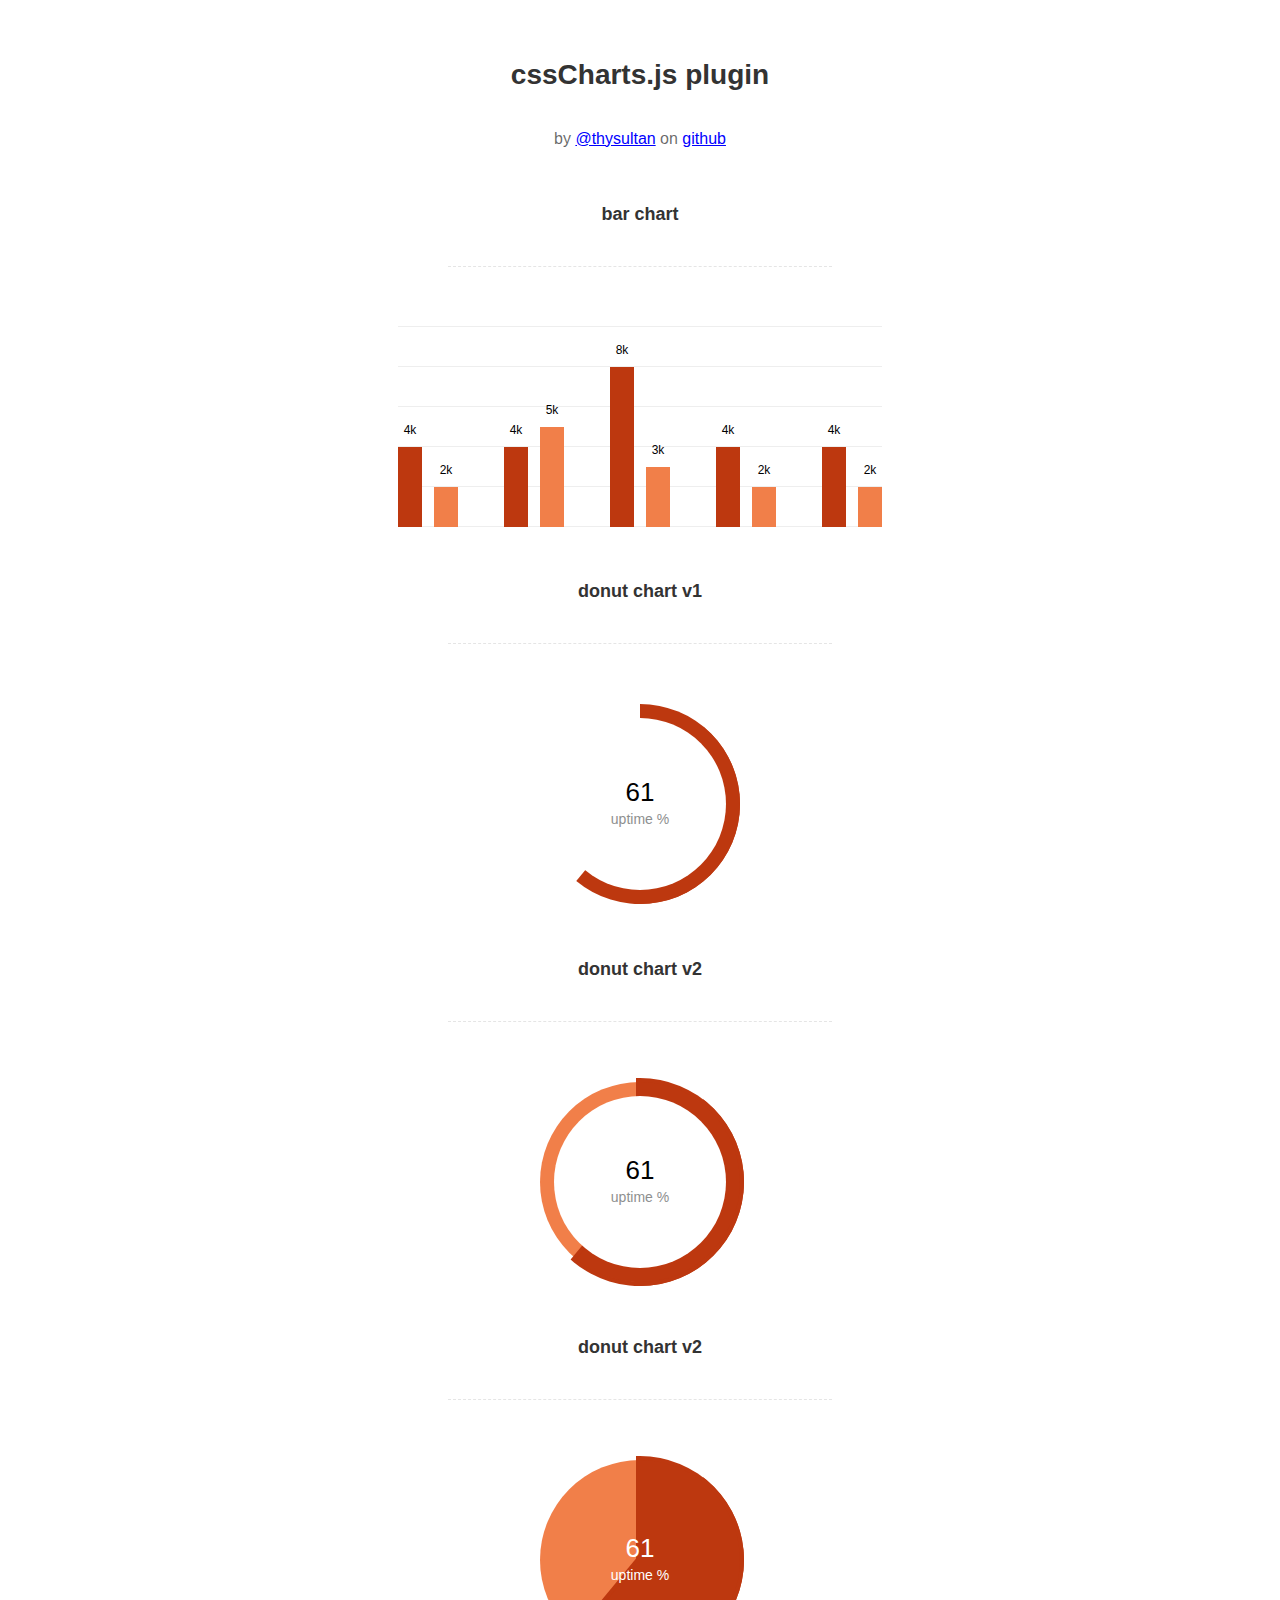
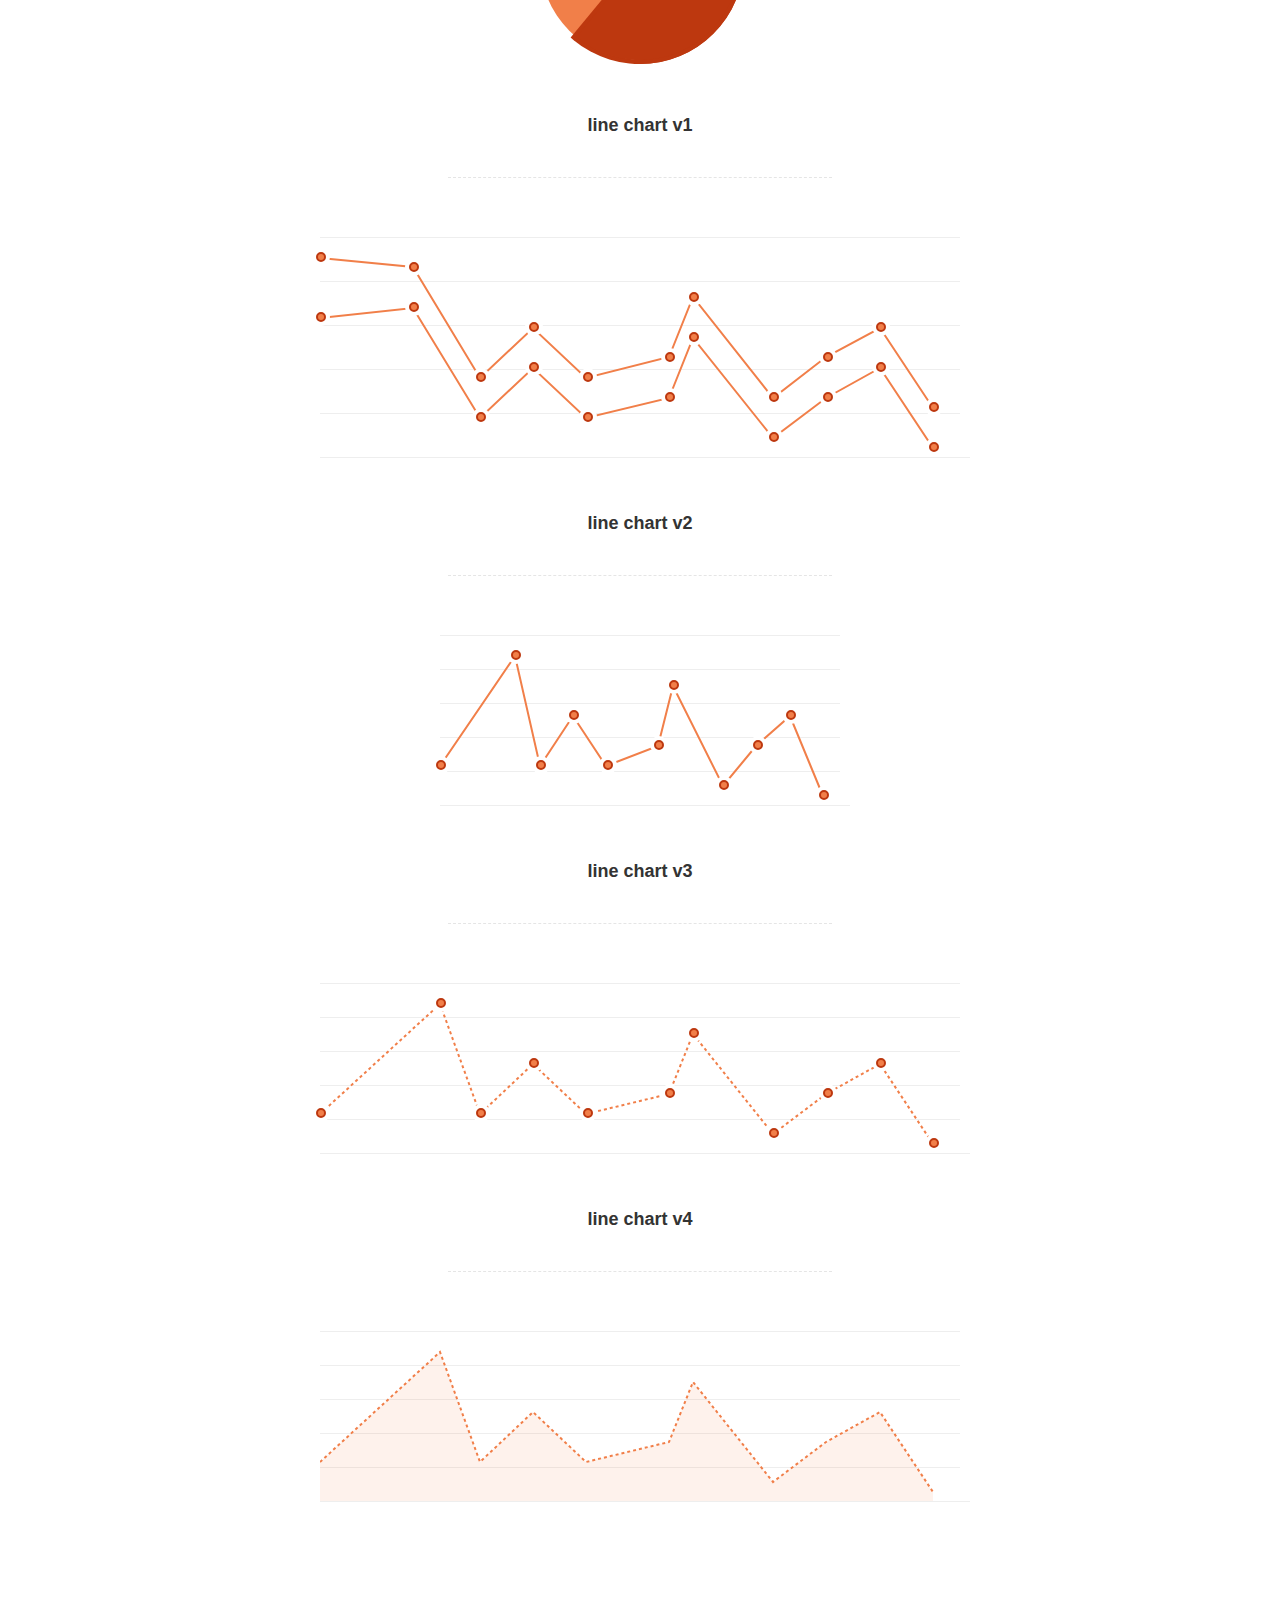
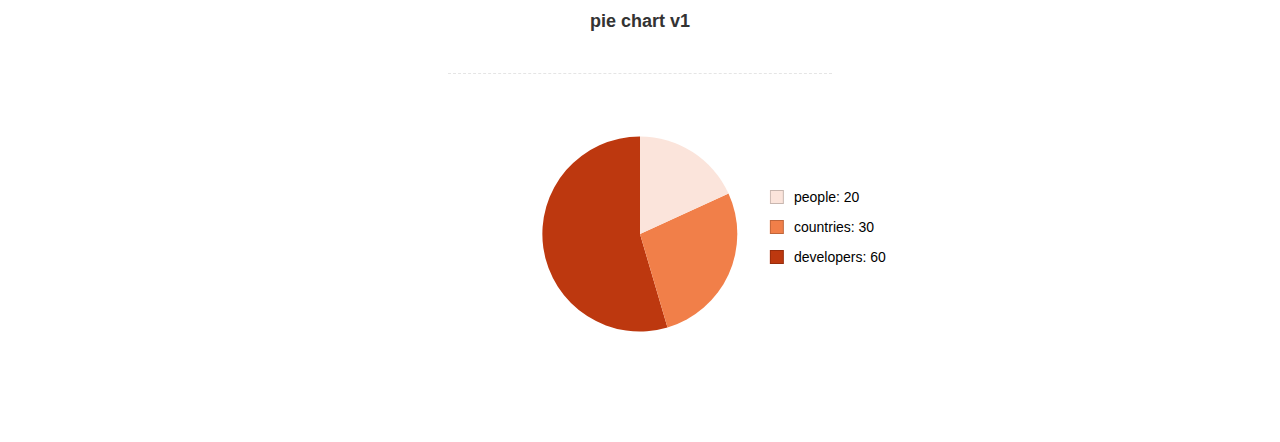
<file: assets/js/Lightweight-Chart/index.html>
<!doctype html>
<html>
    <head>
        <meta charset="utf-8">
        <meta name="description" content="A jquery plugin to create simple donut, bar or line charts with dom nodes, style with css.">
        <meta name="viewport" content="width=device-width, initial-scale=1">
        <title>cssCharts.js - jquery css charts</title>
        <script src="https://ajax.googleapis.com/ajax/libs/jquery/2.1.3/jquery.min.js"></script>

        <link rel="stylesheet" href="cssCharts.css">
        <script src="jquery.chart.js"></script>

        <style>
          /* page specific styles*/
          h1{text-align:center;font-family:sans-serif;font-size:28px;color:#333;padding:40px 0 0 0;}
          h2{text-align:center;font-family:sans-serif;font-size:18px;color:#333;padding:40px 0 0 0;}
          hr{width:60%;height:1px;background:none;border:none;border-bottom:1px dashed rgba(0,0,0,0.1);outline:none;margin:40px auto 60px auto;}

          .desc p{text-align:center;font-size:16px;color:rgba(0,0,0,0.6);padding:20px 0 0 0;font-family:sans-serif;}
          .desc a{color:blue;}
          .wrap{margin:0 auto;width:640px;padding-bottom:100px;}
          #line{width:400px;}
          /* page specific styles*/
        </style>
    </head>
    <body>
      <div class="wrap">

        <div class="desc">
          <h1>cssCharts.js plugin</h1><p>by
          <a href="http://twitter.com/thysultan">@thysultan</a> on
          <a href="https://github.com/sultantarimo/cssCharts.js">github</a>
        </p>
        </div>

        <h2>bar chart</h2>
        <hr>

        <div class="chart">
            <ul class="bar-chart" data-bars="[4,2],[4,5],[8,3],[4,2],[4,2]" data-max="10" data-unit="k" data-width="24"></ul>
        </div>
        <!-- data max is the 100% point of the graph -->
        <!-- set data-grid to 0 for no grid -->
        <!-- data-width is the individual bars width -->

        <h2>donut chart v1</h2>
        <hr>

        <div class="chart">
          <div class="donut-chart" data-percent="0.61" data-title="uptime %"></div>
        </div>

        <h2>donut chart v2</h2>
        <hr>

        <div class="chart">
          <div class="donut-chart fill" data-percent="0.61" data-title="uptime %"></div>
        </div>

        <h2>donut chart v2</h2>
        <hr>

        <div class="chart">
          <div class="donut-chart pie-chart fill" data-percent="0.61" data-title="uptime %"></div>
        </div>
        <!-- pie-chart class for pie chart -->
        <!-- fill class for default donut fill enabled-->

        <h2>line chart v1</h2>
        <hr>

        <div class="chart">
          <ul data-cord="[[0,70,120,160,200,262,280,340,380,420,460],[140,150,40,90,40,60,120,20,60,90,10]],[[0,70,120,160,200,262,280,340,380,420,460],[200,190,80,130,80,100,160,60,100,130,50]]"  class="line-chart"></ul>
        </div>
        <!-- multiple graphs [[x cords],[y cords]] [[x cords],[y cords]] -->

        <h2>line chart v2</h2>
        <hr>

        <div class="chart" id="line">
          <ul data-cord="[0,90,120,160,200,262,280,340,380,420,460],[40,150,40,90,40,60,120,20,60,90,10]" class="line-chart"></ul>
        </div>

        <h2>line chart v3</h2>
        <hr>

        <div class="chart dotted">
          <ul data-cord="[0,90,120,160,200,262,280,340,380,420,460],[40,150,40,90,40,60,120,20,60,90,10]" class="line-chart"></ul>
        </div>

        <h2>line chart v4</h2>
        <hr>

        <div class="chart dotted">
          <ul data-cord="[0,90,120,160,200,262,280,340,380,420,460],[40,150,40,90,40,60,120,20,60,90,10]" data-fill="1" class="line-chart no-points"></ul>
        </div>
        <!-- single graph [x cords],[y cords] -->


        <br><br><br>
        <h2>pie chart v1</h2>
        <hr>

        <div class="chart">
          <div class="pie-thychart" data-set='[["people", 20], ["countries",30], ["developers",60]]' data-colors="#FBE4DB,#F17F49,#BD380F"></div>
        </div>

      </div>

      <script>
        $(function() {
            $('.bar-chart').cssCharts({type:"bar"});
            $('.donut-chart').cssCharts({type:"donut"}).trigger('show-donut-chart');
            $('.line-chart').cssCharts({type:"line"});

            $('.pie-thychart').cssCharts({type:"pie"});
        });
      </script>
    </body>
</html>
</file>
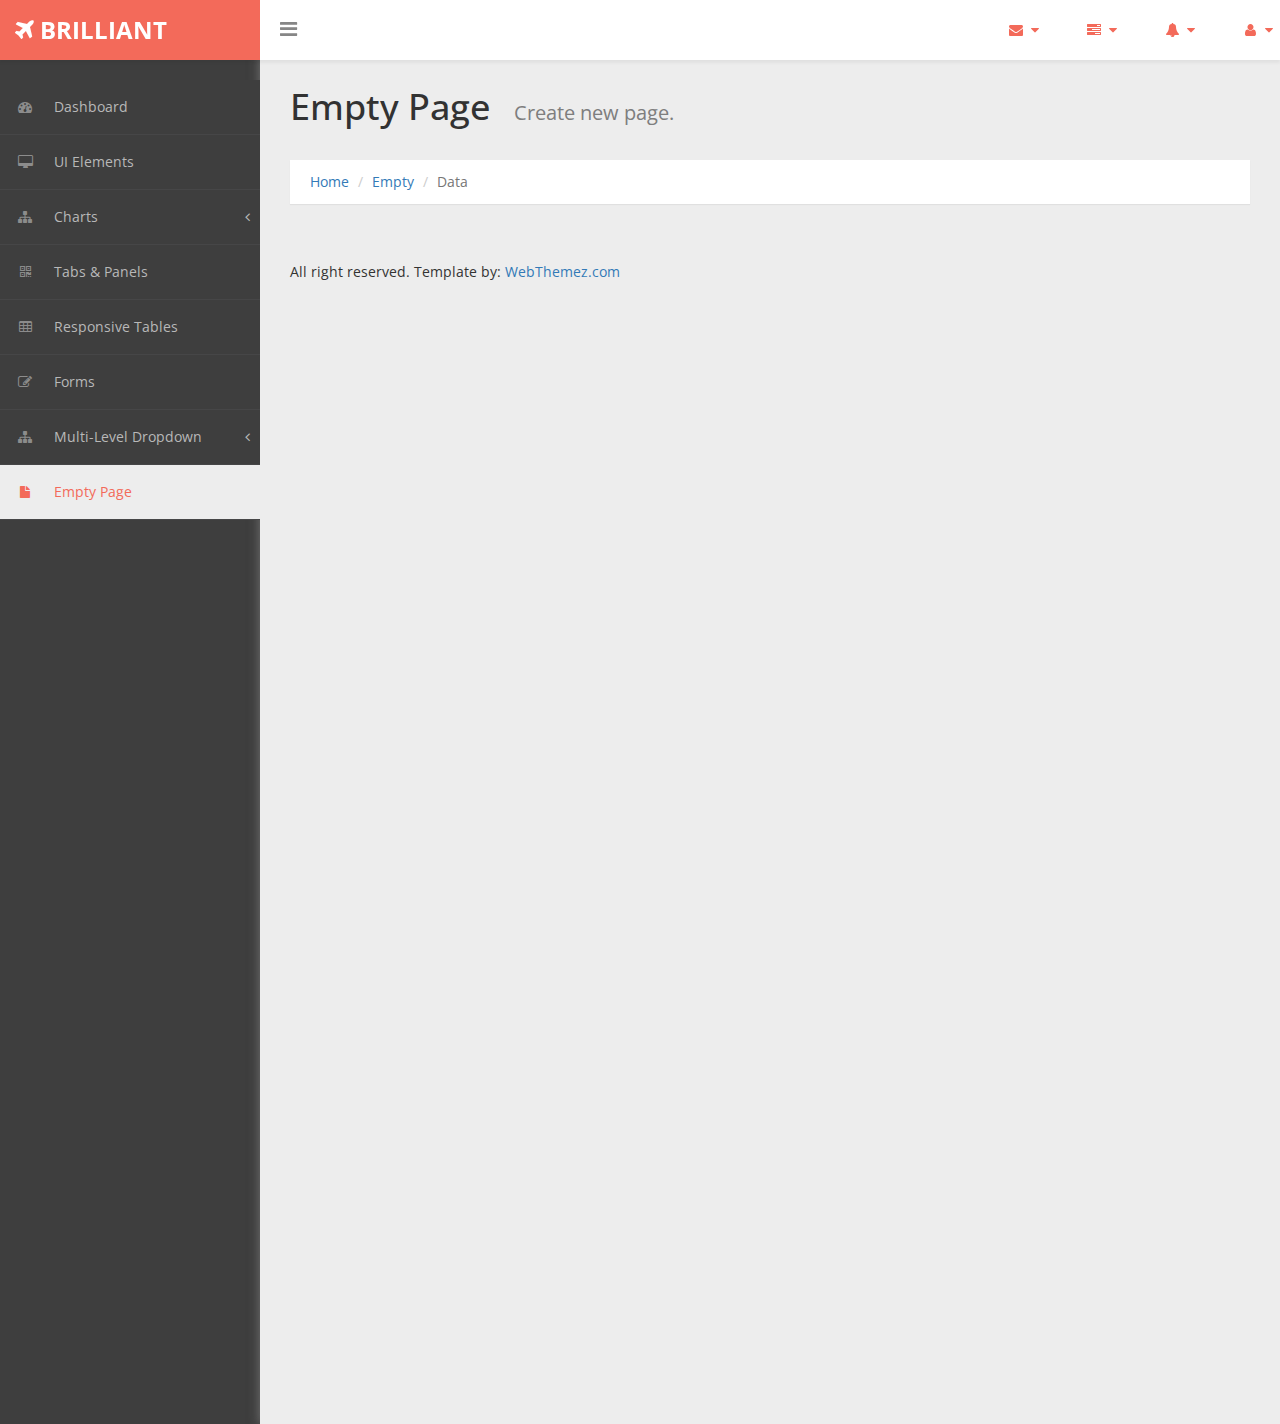
<file: empty.html>
﻿<!DOCTYPE html>
<!-- 
Template Name: BRILLIANT Bootstrap Admin Template
Version: 4.5.6
Author: WebThemez
Website: http://www.webthemez.com/ 
-->
<html xmlns="http://www.w3.org/1999/xhtml">
<head>
    <meta charset="utf-8" />
    <meta name="viewport" content="width=device-width, initial-scale=1.0" />
	<meta content="" name="description" />
    <meta content="webthemez" name="author" />
    <title>Bootstrap HTML5 Admin Template : Master - WebThemez</title>
	<!-- Bootstrap Styles-->
    <link href="assets/css/bootstrap.css" rel="stylesheet" />
     <!-- FontAwesome Styles-->
    <link href="assets/css/font-awesome.css" rel="stylesheet" />
        <!-- Custom Styles-->
    <link href="assets/css/custom-styles.css" rel="stylesheet" />
     <!-- Google Fonts-->
   <link href='http://fonts.googleapis.com/css?family=Open+Sans' rel='stylesheet' type='text/css' />
</head>
<body>
    <div id="wrapper">
        <nav class="navbar navbar-default top-navbar" role="navigation">
            <div class="navbar-header">
                <button type="button" class="navbar-toggle" data-toggle="collapse" data-target=".sidebar-collapse">
                    <span class="sr-only">Toggle navigation</span>
                    <span class="icon-bar"></span>
                    <span class="icon-bar"></span>
                    <span class="icon-bar"></span>
                </button>
                <a class="navbar-brand" href="index.html"><strong><i class="icon fa fa-plane"></i> BRILLIANT</strong></a>
				<div id="sideNav" href="">
		<i class="fa fa-bars icon"></i> 
		</div>
            </div>

            <ul class="nav navbar-top-links navbar-right">
                <li class="dropdown">
                    <a class="dropdown-toggle" data-toggle="dropdown" href="#" aria-expanded="false">
                        <i class="fa fa-envelope fa-fw"></i> <i class="fa fa-caret-down"></i>
                    </a>
                    <ul class="dropdown-menu dropdown-messages">
                        <li>
                            <a href="#">
                                <div>
                                    <strong>John Doe</strong>
                                    <span class="pull-right text-muted">
                                        <em>Today</em>
                                    </span>
                                </div>
                                <div>Lorem Ipsum has been the industry's standard dummy text ever since the 1500s...</div>
                            </a>
                        </li>
                        <li class="divider"></li>
                        <li>
                            <a href="#">
                                <div>
                                    <strong>John Smith</strong>
                                    <span class="pull-right text-muted">
                                        <em>Yesterday</em>
                                    </span>
                                </div>
                                <div>Lorem Ipsum has been the industry's standard dummy text ever since an kwilnw...</div>
                            </a>
                        </li>
                        <li class="divider"></li>
                        <li>
                            <a href="#">
                                <div>
                                    <strong>John Smith</strong>
                                    <span class="pull-right text-muted">
                                        <em>Yesterday</em>
                                    </span>
                                </div>
                                <div>Lorem Ipsum has been the industry's standard dummy text ever since the...</div>
                            </a>
                        </li>
                        <li class="divider"></li>
                        <li>
                            <a class="text-center" href="#">
                                <strong>Read All Messages</strong>
                                <i class="fa fa-angle-right"></i>
                            </a>
                        </li>
                    </ul>
                    <!-- /.dropdown-messages -->
                </li>
                <!-- /.dropdown -->
                <li class="dropdown">
                    <a class="dropdown-toggle" data-toggle="dropdown" href="#" aria-expanded="false">
                        <i class="fa fa-tasks fa-fw"></i> <i class="fa fa-caret-down"></i>
                    </a>
                    <ul class="dropdown-menu dropdown-tasks">
                        <li>
                            <a href="#">
                                <div>
                                    <p>
                                        <strong>Task 1</strong>
                                        <span class="pull-right text-muted">60% Complete</span>
                                    </p>
                                    <div class="progress progress-striped active">
                                        <div class="progress-bar progress-bar-success" role="progressbar" aria-valuenow="60" aria-valuemin="0" aria-valuemax="100" style="width: 60%">
                                            <span class="sr-only">60% Complete (success)</span>
                                        </div>
                                    </div>
                                </div>
                            </a>
                        </li>
                        <li class="divider"></li>
                        <li>
                            <a href="#">
                                <div>
                                    <p>
                                        <strong>Task 2</strong>
                                        <span class="pull-right text-muted">28% Complete</span>
                                    </p>
                                    <div class="progress progress-striped active">
                                        <div class="progress-bar progress-bar-info" role="progressbar" aria-valuenow="28" aria-valuemin="0" aria-valuemax="100" style="width: 28%">
                                            <span class="sr-only">28% Complete</span>
                                        </div>
                                    </div>
                                </div>
                            </a>
                        </li>
                        <li class="divider"></li>
                        <li>
                            <a href="#">
                                <div>
                                    <p>
                                        <strong>Task 3</strong>
                                        <span class="pull-right text-muted">60% Complete</span>
                                    </p>
                                    <div class="progress progress-striped active">
                                        <div class="progress-bar progress-bar-warning" role="progressbar" aria-valuenow="60" aria-valuemin="0" aria-valuemax="100" style="width: 60%">
                                            <span class="sr-only">60% Complete (warning)</span>
                                        </div>
                                    </div>
                                </div>
                            </a>
                        </li>
                        <li class="divider"></li>
                        <li>
                            <a href="#">
                                <div>
                                    <p>
                                        <strong>Task 4</strong>
                                        <span class="pull-right text-muted">85% Complete</span>
                                    </p>
                                    <div class="progress progress-striped active">
                                        <div class="progress-bar progress-bar-danger" role="progressbar" aria-valuenow="85" aria-valuemin="0" aria-valuemax="100" style="width: 85%">
                                            <span class="sr-only">85% Complete (danger)</span>
                                        </div>
                                    </div>
                                </div>
                            </a>
                        </li>
                        <li class="divider"></li>
                        <li>
                            <a class="text-center" href="#">
                                <strong>See All Tasks</strong>
                                <i class="fa fa-angle-right"></i>
                            </a>
                        </li>
                    </ul>
                    <!-- /.dropdown-tasks -->
                </li>
                <!-- /.dropdown -->
                <li class="dropdown">
                    <a class="dropdown-toggle" data-toggle="dropdown" href="#" aria-expanded="false">
                        <i class="fa fa-bell fa-fw"></i> <i class="fa fa-caret-down"></i>
                    </a>
                    <ul class="dropdown-menu dropdown-alerts">
                        <li>
                            <a href="#">
                                <div>
                                    <i class="fa fa-comment fa-fw"></i> New Comment
                                    <span class="pull-right text-muted small">4 min</span>
                                </div>
                            </a>
                        </li>
                        <li class="divider"></li>
                        <li>
                            <a href="#">
                                <div>
                                    <i class="fa fa-twitter fa-fw"></i> 3 New Followers
                                    <span class="pull-right text-muted small">12 min</span>
                                </div>
                            </a>
                        </li>
                        <li class="divider"></li>
                        <li>
                            <a href="#">
                                <div>
                                    <i class="fa fa-envelope fa-fw"></i> Message Sent
                                    <span class="pull-right text-muted small">4 min</span>
                                </div>
                            </a>
                        </li>
                        <li class="divider"></li>
                        <li>
                            <a href="#">
                                <div>
                                    <i class="fa fa-tasks fa-fw"></i> New Task
                                    <span class="pull-right text-muted small">4 min</span>
                                </div>
                            </a>
                        </li>
                        <li class="divider"></li>
                        <li>
                            <a href="#">
                                <div>
                                    <i class="fa fa-upload fa-fw"></i> Server Rebooted
                                    <span class="pull-right text-muted small">4 min</span>
                                </div>
                            </a>
                        </li>
                        <li class="divider"></li>
                        <li>
                            <a class="text-center" href="#">
                                <strong>See All Alerts</strong>
                                <i class="fa fa-angle-right"></i>
                            </a>
                        </li>
                    </ul>
                    <!-- /.dropdown-alerts -->
                </li>
                <!-- /.dropdown -->
                <li class="dropdown">
                    <a class="dropdown-toggle" data-toggle="dropdown" href="#" aria-expanded="false">
                        <i class="fa fa-user fa-fw"></i> <i class="fa fa-caret-down"></i>
                    </a>
                    <ul class="dropdown-menu dropdown-user">
                        <li><a href="#"><i class="fa fa-user fa-fw"></i> User Profile</a>
                        </li>
                        <li><a href="#"><i class="fa fa-gear fa-fw"></i> Settings</a>
                        </li>
                        <li class="divider"></li>
                        <li><a href="#"><i class="fa fa-sign-out fa-fw"></i> Logout</a>
                        </li>
                    </ul>
                    <!-- /.dropdown-user -->
                </li>
                <!-- /.dropdown -->
            </ul>
        </nav>
        <!--/. NAV TOP  -->
        <nav class="navbar-default navbar-side" role="navigation">
            <div class="sidebar-collapse">
                <ul class="nav" id="main-menu">

                    <li>
                        <a href="index.html"><i class="fa fa-dashboard"></i> Dashboard</a>
                    </li>
                    <li>
                        <a href="ui-elements.html"><i class="fa fa-desktop"></i> UI Elements</a>
                    </li>
					 
					 <li>
                        <a href="#"><i class="fa fa-sitemap"></i> Charts<span class="fa arrow"></span></a>
                        <ul class="nav nav-second-level">
                            <li>
                                <a href="chart.html">Charts JS</a>
                            </li>
                            <li>
                                <a href="morris-chart.html">Morris Chart</a>
                            </li>
							</ul>
						</li>	
                    <li>
                        <a href="tab-panel.html"><i class="fa fa-qrcode"></i> Tabs & Panels</a>
                    </li>
                    
                    <li>
                        <a href="table.html"><i class="fa fa-table"></i> Responsive Tables</a>
                    </li>
                    <li>
                        <a href="form.html"><i class="fa fa-edit"></i> Forms </a>
                    </li>


                    <li>
                        <a href="#"><i class="fa fa-sitemap"></i> Multi-Level Dropdown<span class="fa arrow"></span></a>
                        <ul class="nav nav-second-level">
                            <li>
                                <a href="#">Second Level Link</a>
                            </li>
                            <li>
                                <a href="#">Second Level Link</a>
                            </li>
                            <li>
                                <a href="#">Second Level Link<span class="fa arrow"></span></a>
                                <ul class="nav nav-third-level">
                                    <li>
                                        <a href="#">Third Level Link</a>
                                    </li>
                                    <li>
                                        <a href="#">Third Level Link</a>
                                    </li>
                                    <li>
                                        <a href="#">Third Level Link</a>
                                    </li>

                                </ul>

                            </li>
                        </ul>
                    </li>
                    <li>
                        <a class="active-menu" href="empty.html"><i class="fa fa-fw fa-file"></i> Empty Page</a>
                    </li>
                </ul>

            </div>

        </nav>
        <!-- /. NAV SIDE  -->
        <div id="page-wrapper">
		  <div class="header"> 
                        <h1 class="page-header">
                            Empty Page <small>Create new page.</small>
                        </h1>
						<ol class="breadcrumb">
					  <li><a href="#">Home</a></li>
					  <li><a href="#">Empty</a></li>
					  <li class="active">Data</li>
					</ol> 
									
		</div>
            <div id="page-inner"> 
				 <footer><p>All right reserved. Template by: <a href="http://webthemez.com">WebThemez.com</a></p></footer>
				</div>
             <!-- /. PAGE INNER  -->
            </div>
         <!-- /. PAGE WRAPPER  -->
        </div>
     <!-- /. WRAPPER  -->
    <!-- JS Scripts-->
    <!-- jQuery Js -->
    <script src="assets/js/jquery-1.10.2.js"></script>
      <!-- Bootstrap Js -->
    <script src="assets/js/bootstrap.min.js"></script>
    <!-- Metis Menu Js -->
    <script src="assets/js/jquery.metisMenu.js"></script>
      <!-- Custom Js -->
    <script src="assets/js/custom-scripts.js"></script>
    
   
</body>
</html>
</file>
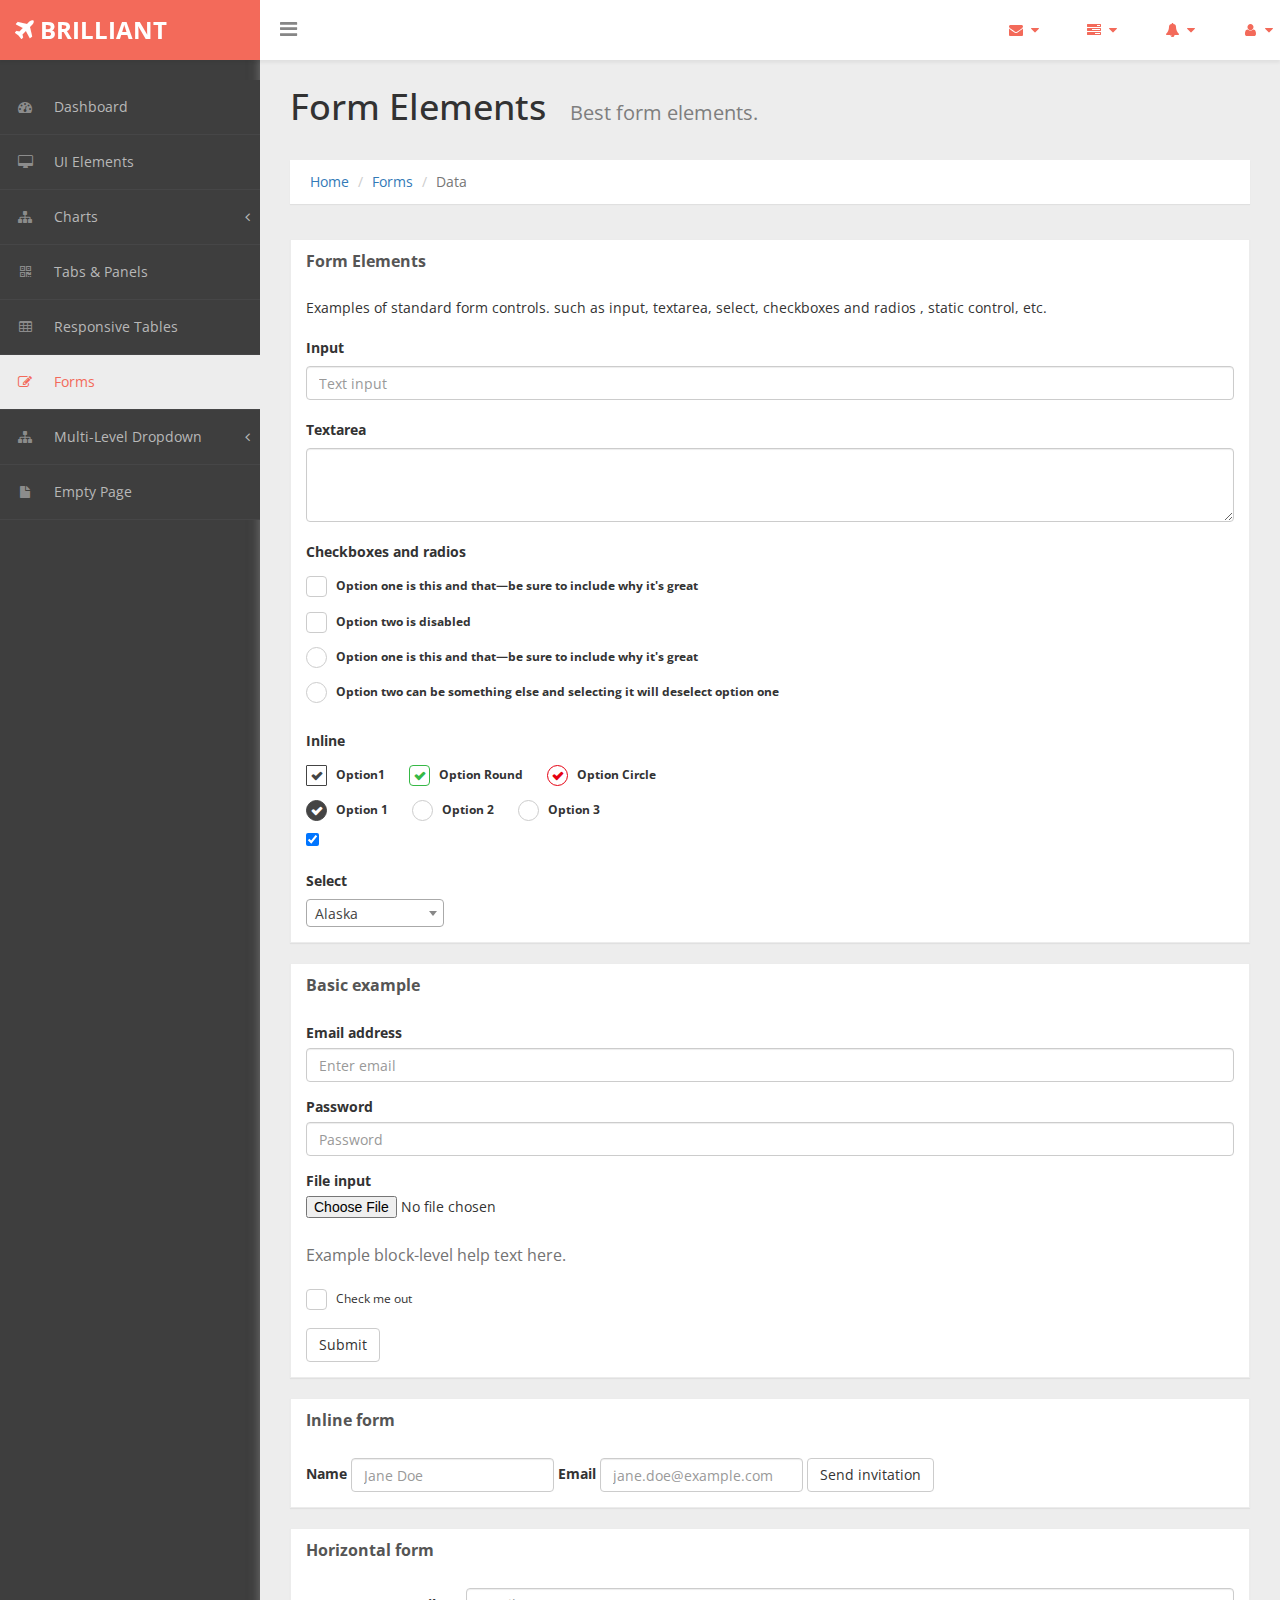
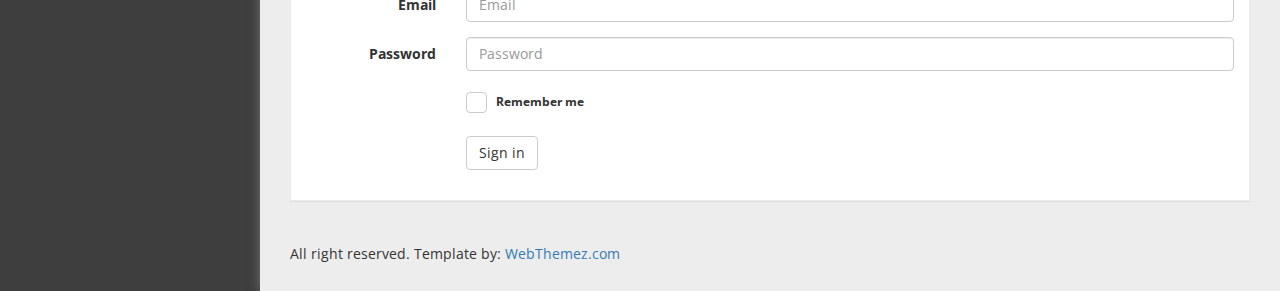
<file: form.html>
﻿<!DOCTYPE html>
<html xmlns="http://www.w3.org/1999/xhtml">
<head>
    <meta charset="utf-8" />
    <meta name="viewport" content="width=device-width, initial-scale=1.0" />
	<meta content="" name="description" />
    <meta content="webthemez" name="author" />
    <title>Bootstrap Admin Theme : Master - WebThemez</title>
	<!-- Bootstrap Styles-->
    <link href="assets/css/bootstrap.css" rel="stylesheet" />
     <!-- FontAwesome Styles-->
    <link href="assets/css/font-awesome.css" rel="stylesheet" />

    <link href="assets/css/select2.min.css" rel="stylesheet" >
	<link href="assets/css/checkbox3.min.css" rel="stylesheet" >
        <!-- Custom Styles-->
    <link href="assets/css/custom-styles.css" rel="stylesheet" />
     <!-- Google Fonts-->
   <link href='http://fonts.googleapis.com/css?family=Open+Sans' rel='stylesheet' type='text/css' />
</head>
<body>
    <div id="wrapper">
        <nav class="navbar navbar-default top-navbar" role="navigation">
            <div class="navbar-header">
                <button type="button" class="navbar-toggle" data-toggle="collapse" data-target=".sidebar-collapse">
                    <span class="sr-only">Toggle navigation</span>
                    <span class="icon-bar"></span>
                    <span class="icon-bar"></span>
                    <span class="icon-bar"></span>
                </button>
                <a class="navbar-brand" href="index.html"><strong><i class="icon fa fa-plane"></i> BRILLIANT</strong></a>
				<div id="sideNav" href="">
			<i class="fa fa-bars icon"></i>
			</div>
            </div>

            <ul class="nav navbar-top-links navbar-right">
                <li class="dropdown">
                    <a class="dropdown-toggle" data-toggle="dropdown" href="#" aria-expanded="false">
                        <i class="fa fa-envelope fa-fw"></i> <i class="fa fa-caret-down"></i>
                    </a>
                    <ul class="dropdown-menu dropdown-messages">
                        <li>
                            <a href="#">
                                <div>
                                    <strong>John Doe</strong>
                                    <span class="pull-right text-muted">
                                        <em>Today</em>
                                    </span>
                                </div>
                                <div>Lorem Ipsum has been the industry's standard dummy text ever since the 1500s...</div>
                            </a>
                        </li>
                        <li class="divider"></li>
                        <li>
                            <a href="#">
                                <div>
                                    <strong>John Smith</strong>
                                    <span class="pull-right text-muted">
                                        <em>Yesterday</em>
                                    </span>
                                </div>
                                <div>Lorem Ipsum has been the industry's standard dummy text ever since an kwilnw...</div>
                            </a>
                        </li>
                        <li class="divider"></li>
                        <li>
                            <a href="#">
                                <div>
                                    <strong>John Smith</strong>
                                    <span class="pull-right text-muted">
                                        <em>Yesterday</em>
                                    </span>
                                </div>
                                <div>Lorem Ipsum has been the industry's standard dummy text ever since the...</div>
                            </a>
                        </li>
                        <li class="divider"></li>
                        <li>
                            <a class="text-center" href="#">
                                <strong>Read All Messages</strong>
                                <i class="fa fa-angle-right"></i>
                            </a>
                        </li>
                    </ul>
                    <!-- /.dropdown-messages -->
                </li>
                <!-- /.dropdown -->
                <li class="dropdown">
                    <a class="dropdown-toggle" data-toggle="dropdown" href="#" aria-expanded="false">
                        <i class="fa fa-tasks fa-fw"></i> <i class="fa fa-caret-down"></i>
                    </a>
                    <ul class="dropdown-menu dropdown-tasks">
                        <li>
                            <a href="#">
                                <div>
                                    <p>
                                        <strong>Task 1</strong>
                                        <span class="pull-right text-muted">60% Complete</span>
                                    </p>
                                    <div class="progress progress-striped active">
                                        <div class="progress-bar progress-bar-success" role="progressbar" aria-valuenow="60" aria-valuemin="0" aria-valuemax="100" style="width: 60%">
                                            <span class="sr-only">60% Complete (success)</span>
                                        </div>
                                    </div>
                                </div>
                            </a>
                        </li>
                        <li class="divider"></li>
                        <li>
                            <a href="#">
                                <div>
                                    <p>
                                        <strong>Task 2</strong>
                                        <span class="pull-right text-muted">28% Complete</span>
                                    </p>
                                    <div class="progress progress-striped active">
                                        <div class="progress-bar progress-bar-info" role="progressbar" aria-valuenow="28" aria-valuemin="0" aria-valuemax="100" style="width: 28%">
                                            <span class="sr-only">28% Complete</span>
                                        </div>
                                    </div>
                                </div>
                            </a>
                        </li>
                        <li class="divider"></li>
                        <li>
                            <a href="#">
                                <div>
                                    <p>
                                        <strong>Task 3</strong>
                                        <span class="pull-right text-muted">60% Complete</span>
                                    </p>
                                    <div class="progress progress-striped active">
                                        <div class="progress-bar progress-bar-warning" role="progressbar" aria-valuenow="60" aria-valuemin="0" aria-valuemax="100" style="width: 60%">
                                            <span class="sr-only">60% Complete (warning)</span>
                                        </div>
                                    </div>
                                </div>
                            </a>
                        </li>
                        <li class="divider"></li>
                        <li>
                            <a href="#">
                                <div>
                                    <p>
                                        <strong>Task 4</strong>
                                        <span class="pull-right text-muted">85% Complete</span>
                                    </p>
                                    <div class="progress progress-striped active">
                                        <div class="progress-bar progress-bar-danger" role="progressbar" aria-valuenow="85" aria-valuemin="0" aria-valuemax="100" style="width: 85%">
                                            <span class="sr-only">85% Complete (danger)</span>
                                        </div>
                                    </div>
                                </div>
                            </a>
                        </li>
                        <li class="divider"></li>
                        <li>
                            <a class="text-center" href="#">
                                <strong>See All Tasks</strong>
                                <i class="fa fa-angle-right"></i>
                            </a>
                        </li>
                    </ul>
                    <!-- /.dropdown-tasks -->
                </li>
                <!-- /.dropdown -->
                <li class="dropdown">
                    <a class="dropdown-toggle" data-toggle="dropdown" href="#" aria-expanded="false">
                        <i class="fa fa-bell fa-fw"></i> <i class="fa fa-caret-down"></i>
                    </a>
                    <ul class="dropdown-menu dropdown-alerts">
                        <li>
                            <a href="#">
                                <div>
                                    <i class="fa fa-comment fa-fw"></i> New Comment
                                    <span class="pull-right text-muted small">4 min</span>
                                </div>
                            </a>
                        </li>
                        <li class="divider"></li>
                        <li>
                            <a href="#">
                                <div>
                                    <i class="fa fa-twitter fa-fw"></i> 3 New Followers
                                    <span class="pull-right text-muted small">12 min</span>
                                </div>
                            </a>
                        </li>
                        <li class="divider"></li>
                        <li>
                            <a href="#">
                                <div>
                                    <i class="fa fa-envelope fa-fw"></i> Message Sent
                                    <span class="pull-right text-muted small">4 min</span>
                                </div>
                            </a>
                        </li>
                        <li class="divider"></li>
                        <li>
                            <a href="#">
                                <div>
                                    <i class="fa fa-tasks fa-fw"></i> New Task
                                    <span class="pull-right text-muted small">4 min</span>
                                </div>
                            </a>
                        </li>
                        <li class="divider"></li>
                        <li>
                            <a href="#">
                                <div>
                                    <i class="fa fa-upload fa-fw"></i> Server Rebooted
                                    <span class="pull-right text-muted small">4 min</span>
                                </div>
                            </a>
                        </li>
                        <li class="divider"></li>
                        <li>
                            <a class="text-center" href="#">
                                <strong>See All Alerts</strong>
                                <i class="fa fa-angle-right"></i>
                            </a>
                        </li>
                    </ul>
                    <!-- /.dropdown-alerts -->
                </li>
                <!-- /.dropdown -->
                <li class="dropdown">
                    <a class="dropdown-toggle" data-toggle="dropdown" href="#" aria-expanded="false">
                        <i class="fa fa-user fa-fw"></i> <i class="fa fa-caret-down"></i>
                    </a>
                    <ul class="dropdown-menu dropdown-user">
                        <li><a href="#"><i class="fa fa-user fa-fw"></i> User Profile</a>
                        </li>
                        <li><a href="#"><i class="fa fa-gear fa-fw"></i> Settings</a>
                        </li>
                        <li class="divider"></li>
                        <li><a href="#"><i class="fa fa-sign-out fa-fw"></i> Logout</a>
                        </li>
                    </ul>
                    <!-- /.dropdown-user -->
                </li>
                <!-- /.dropdown -->
            </ul>
        </nav>
        <!--/. NAV TOP  -->
        <nav class="navbar-default navbar-side" role="navigation">
            <div class="sidebar-collapse">
                <ul class="nav" id="main-menu">

                    <li>
                        <a href="index.html"><i class="fa fa-dashboard"></i> Dashboard</a>
                    </li>
                    <li>
                        <a href="ui-elements.html"><i class="fa fa-desktop"></i> UI Elements</a>
                    </li>

					 <li>
                        <a href="#"><i class="fa fa-sitemap"></i> Charts<span class="fa arrow"></span></a>
                        <ul class="nav nav-second-level">
                            <li>
                                <a href="chart.html">Charts JS</a>
                            </li>
                            <li>
                                <a href="morris-chart.html">Morris Chart</a>
                            </li>
							</ul>
						</li>
                    <li>
                        <a href="tab-panel.html"><i class="fa fa-qrcode"></i> Tabs & Panels</a>
                    </li>

                    <li>
                        <a href="table.html"><i class="fa fa-table"></i> Responsive Tables</a>
                    </li>
                    <li>
                        <a href="form.html" class="active-menu"><i class="fa fa-edit"></i> Forms </a>
                    </li>


                    <li>
                        <a href="#"><i class="fa fa-sitemap"></i> Multi-Level Dropdown<span class="fa arrow"></span></a>
                        <ul class="nav nav-second-level">
                            <li>
                                <a href="#">Second Level Link</a>
                            </li>
                            <li>
                                <a href="#">Second Level Link</a>
                            </li>
                            <li>
                                <a href="#">Second Level Link<span class="fa arrow"></span></a>
                                <ul class="nav nav-third-level">
                                    <li>
                                        <a href="#">Third Level Link</a>
                                    </li>
                                    <li>
                                        <a href="#">Third Level Link</a>
                                    </li>
                                    <li>
                                        <a href="#">Third Level Link</a>
                                    </li>

                                </ul>

                            </li>
                        </ul>
                    </li>
                    <li>
                        <a href="empty.html"><i class="fa fa-fw fa-file"></i> Empty Page</a>
                    </li>
                </ul>

            </div>

        </nav>
        <!-- /. NAV SIDE  -->
        <div id="page-wrapper" >
		  <div class="header">
                        <h1 class="page-header">
                             Form Elements <small>Best form elements.</small>
                        </h1>
						<ol class="breadcrumb">
					  <li><a href="#">Home</a></li>
					  <li><a href="#">Forms</a></li>
					  <li class="active">Data</li>
					</ol>

		</div>

            <div id="page-inner">
                       <div class="row">
                        <div class="col-xs-12">
                            <div class="panel panel-default">
                                <div class="panel-heading">
                                    <div class="card-title">
                                        <div class="title">Form Elements</div>
                                    </div>
                                </div>
                                <div class="panel-body">
                                    Examples of standard form controls. such as input, textarea, select, checkboxes and radios , static control, etc.
                                    <div class="sub-title">Input</div>
                                    <div>
                                        <input type="text" class="form-control" placeholder="Text input">
                                    </div>
                                    <div class="sub-title">Textarea</div>
                                    <div>
                                        <textarea class="form-control" rows="3"></textarea>
                                    </div>
                                    <div class="sub-title">Checkboxes and radios </div>
                                    <div>
                                        <div class="checkbox3 checkbox-round">
                                          <input type="checkbox" id="checkbox-2">
                                          <label for="checkbox-2">
                                            Option one is this and that&mdash;be sure to include why it's great
                                          </label>
                                        </div>
                                        <div class="checkbox3 checkbox-round">
                                          <input type="checkbox" id="checkbox-3" disabled="">
                                          <label for="checkbox-3">
                                            Option two is disabled
                                          </label>
                                        </div>
                                        <div class="radio3">
                                          <input type="radio" id="radio1" name="radio1" value="option1">
                                          <label for="radio1">
                                            Option one is this and that&mdash;be sure to include why it's great
                                          </label>
                                        </div>
                                        <div class="radio3">
                                          <input type="radio" id="radio2" name="radio1" value="option2">
                                          <label for="radio2">
                                            Option two can be something else and selecting it will deselect option one
                                          </label>
                                        </div>
                                        <div class="sub-title">Inline</div>
                                        <div>
                                          <div class="checkbox3 checkbox-inline checkbox-check checkbox-light">
                                            <input type="checkbox" id="checkbox-fa-light-1" checked="">
                                            <label for="checkbox-fa-light-1">
                                              Option1
                                            </label>
                                          </div>
                                          <div class="checkbox3 checkbox-success checkbox-inline checkbox-check checkbox-round  checkbox-light">
                                            <input type="checkbox" id="checkbox-fa-light-2" checked="">
                                            <label for="checkbox-fa-light-2">
                                              Option Round
                                            </label>
                                          </div>
                                          <div class="checkbox3 checkbox-danger checkbox-inline checkbox-check  checkbox-circle checkbox-light">
                                            <input type="checkbox" id="checkbox-fa-light-3" checked="">
                                            <label for="checkbox-fa-light-3">
                                              Option Circle
                                            </label>
                                          </div>
                                        </div>
                                        <div>
                                          <div class="radio3 radio-check radio-inline">
                                            <input type="radio" id="radio4" name="radio2" value="option1" checked="">
                                            <label for="radio4">
                                              Option 1
                                            </label>
                                          </div>
                                          <div class="radio3 radio-check radio-success radio-inline">
                                            <input type="radio" id="radio5" name="radio2" value="option2">
                                            <label for="radio5">
                                              Option 2
                                            </label>
                                          </div>
                                          <div class="radio3 radio-check radio-warning radio-inline">
                                            <input type="radio" id="radio6" name="radio2" value="option3">
                                            <label for="radio6">
                                              Option 3
                                            </label>
                                          </div>
                                        </div>
                                    </div>
                                    <div>
                                        <input type="checkbox" class="toggle-checkbox" name="my-checkbox" checked>
                                    </div>
                                    <div class="sub-title">Select</div>
                                    <div>
                                        <select class="selectbox">
                                            <optgroup label="Alaskan/Hawaiian Time Zone">
                                                <option value="AK">Alaska</option>
                                                <option value="HI">Hawaii</option>
                                            </optgroup>
                                            <optgroup label="Pacific Time Zone">
                                                <option value="CA">California</option>
                                                <option value="NV">Nevada</option>
                                                <option value="OR">Oregon</option>
                                                <option value="WA">Washington</option>
                                            </optgroup>
                                            <optgroup label="Mountain Time Zone">
                                                <option value="AZ">Arizona</option>
                                                <option value="CO">Colorado</option>
                                                <option value="ID">Idaho</option>
                                                <option value="MT">Montana</option>
                                                <option value="NE">Nebraska</option>
                                                <option value="NM">New Mexico</option>
                                                <option value="ND">North Dakota</option>
                                                <option value="UT">Utah</option>
                                                <option value="WY">Wyoming</option>
                                            </optgroup>
                                            <optgroup label="Central Time Zone">
                                                <option value="AL">Alabama</option>
                                                <option value="AR">Arkansas</option>
                                                <option value="IL">Illinois</option>
                                                <option value="IA">Iowa</option>
                                                <option value="KS">Kansas</option>
                                                <option value="KY">Kentucky</option>
                                                <option value="LA">Louisiana</option>
                                                <option value="MN">Minnesota</option>
                                                <option value="MS">Mississippi</option>
                                                <option value="MO">Missouri</option>
                                                <option value="OK">Oklahoma</option>
                                                <option value="SD">South Dakota</option>
                                                <option value="TX">Texas</option>
                                                <option value="TN">Tennessee</option>
                                                <option value="WI">Wisconsin</option>
                                            </optgroup>
                                            <optgroup label="Eastern Time Zone">
                                                <option value="CT">Connecticut</option>
                                                <option value="DE">Delaware</option>
                                                <option value="FL">Florida</option>
                                                <option value="GA">Georgia</option>
                                                <option value="IN">Indiana</option>
                                                <option value="ME">Maine</option>
                                                <option value="MD">Maryland</option>
                                                <option value="MA">Massachusetts</option>
                                                <option value="MI">Michigan</option>
                                                <option value="NH">New Hampshire</option>
                                                <option value="NJ">New Jersey</option>
                                                <option value="NY">New York</option>
                                                <option value="NC">North Carolina</option>
                                                <option value="OH">Ohio</option>
                                                <option value="PA">Pennsylvania</option>
                                                <option value="RI">Rhode Island</option>
                                                <option value="SC">South Carolina</option>
                                                <option value="VT">Vermont</option>
                                                <option value="VA">Virginia</option>
                                                <option value="WV">West Virginia</option>
                                            </optgroup>
                                        </select>
                                    </div>
                                </div>
                            </div>
                        </div>
                    </div>
                    <div class="row">
                        <div class="col-xs-12">
                            <div class="panel panel-default">
                                <div class="panel-heading">
                                    <div class="card-title">
                                        <div class="title">Basic example</div>
                                    </div>
                                </div>
                                <div class="panel-body">
                                    <form>
                                        <div class="form-group">
                                            <label for="exampleInputEmail1">Email address</label>
                                            <input type="email" class="form-control" id="exampleInputEmail1" placeholder="Enter email">
                                        </div>
                                        <div class="form-group">
                                            <label for="exampleInputPassword1">Password</label>
                                            <input type="password" class="form-control" id="exampleInputPassword1" placeholder="Password">
                                        </div>
                                        <div class="form-group">
                                            <label for="exampleInputFile">File input</label>
                                            <input type="file" id="exampleInputFile">
                                            <p class="help-block">Example block-level help text here.</p>
                                        </div>
                                        <div class="checkbox">
                                          <div class="checkbox3 checkbox-round">
                                            <input type="checkbox" id="checkbox-1">
                                            <label for="checkbox-1">
                                              Check me out
                                            </label>
                                          </div>
                                        </div>
                                        <button type="submit" class="btn btn-default">Submit</button>
                                    </form>
                                </div>
                            </div>
                        </div>
                    </div>
                    <div class="row">
                        <div class="col-xs-12">
                            <div class="panel panel-default">
                                <div class="panel-heading">
                                    <div class="card-title">
                                        <div class="title">Inline form</div>
                                    </div>
                                </div>
                                <div class="panel-body">
                                    <form class="form-inline">
                                        <div class="form-group">
                                            <label for="exampleInputName2">Name</label>
                                            <input type="text" class="form-control" id="exampleInputName2" placeholder="Jane Doe">
                                        </div>
                                        <div class="form-group">
                                            <label for="exampleInputEmail2">Email</label>
                                            <input type="email" class="form-control" id="exampleInputEmail2" placeholder="jane.doe@example.com">
                                        </div>
                                        <button type="submit" class="btn btn-default">Send invitation</button>
                                    </form>
                                </div>
                            </div>
                        </div>
                    </div>
                    <div class="row">
                        <div class="col-xs-12">
                            <div class="panel panel-default">
                                <div class="panel-heading">
                                    <div class="card-title">
                                        <div class="title">Horizontal form</div>
                                    </div>
                                </div>
                                <div class="panel-body">
                                    <form class="form-horizontal">
                                        <div class="form-group">
                                            <label for="inputEmail3" class="col-sm-2 control-label">Email</label>
                                            <div class="col-sm-10">
                                                <input type="email" class="form-control" id="inputEmail3" placeholder="Email">
                                            </div>
                                        </div>
                                        <div class="form-group">
                                            <label for="inputPassword3" class="col-sm-2 control-label">Password</label>
                                            <div class="col-sm-10">
                                                <input type="password" class="form-control" id="inputPassword3" placeholder="Password">
                                            </div>
                                        </div>
                                        <div class="form-group">
                                            <div class="col-sm-offset-2 col-sm-10">
                                              <div class="checkbox3 checkbox-round checkbox-check checkbox-light">
                                                <input type="checkbox" id="checkbox-10">
                                                <label for="checkbox-10">
                                                  Remember me
                                                </label>
                                              </div>
                                            </div>
                                        </div>
                                        <div class="form-group">
                                            <div class="col-sm-offset-2 col-sm-10">
                                                <button type="submit" class="btn btn-default">Sign in</button>
                                            </div>
                                        </div>
                                    </form>
                                </div>
                            </div>
                        </div>
                    </div>

			<footer><p>All right reserved. Template by: <a href="http://webthemez.com">WebThemez.com</a></p></footer>
			</div>
             <!-- /. PAGE INNER  -->
            </div>
         <!-- /. PAGE WRAPPER  -->
        </div>
     <!-- /. WRAPPER  -->
    <!-- JS Scripts-->
    <!-- jQuery Js -->
    <script src="assets/js/jquery-1.10.2.js"></script>
      <!-- Bootstrap Js -->
    <script src="assets/js/bootstrap.min.js"></script>
    <!-- Metis Menu Js -->
    <script src="assets/js/jquery.metisMenu.js"></script>
	<script src="assets/js/select2.full.min.js"></script>
	<script type="text/javascript">
	$(document).ready(function() {
	  $(".selectbox").select2();
	});
	</script>
      <!-- Custom Js -->
    <script src="assets/js/custom-scripts.js"></script>



</body>
</html>
</file>
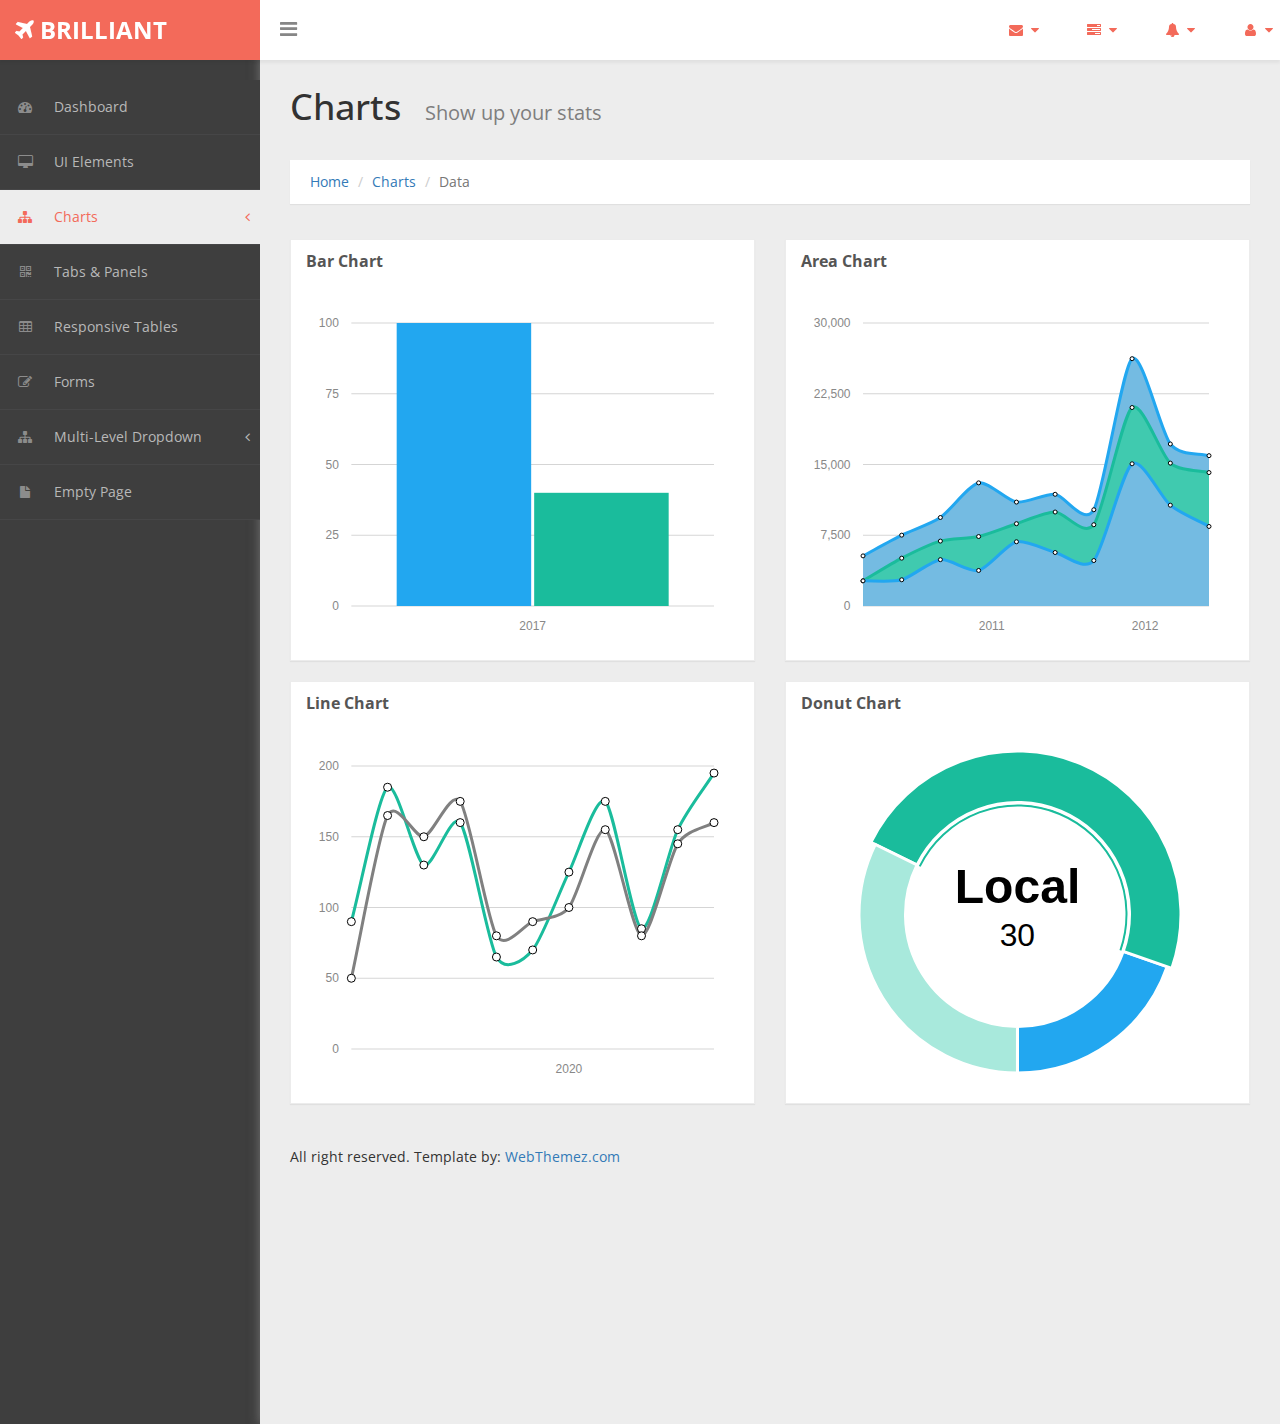
<file: morris-chart.html>
﻿<!DOCTYPE html> 
<!-- 
Template Name: BRILLIANT Bootstrap Admin Template
Version: 4.5.6
Author: WebThemez
Website: http://www.webthemez.com/ 
-->
<html xmlns="http://www.w3.org/1999/xhtml">
<head>
      <meta charset="utf-8" />
    <meta name="viewport" content="width=device-width, initial-scale=1.0" />
	<meta content="" name="description" />
    <meta content="webthemez" name="author" />
    <title>Bootstrap Admin Template : BRILLIANT - WebThemez</title>
	<!-- Bootstrap Styles-->
    <link href="assets/css/bootstrap.css" rel="stylesheet" />
     <!-- FontAwesome Styles-->
    <link href="assets/css/font-awesome.css" rel="stylesheet" />
     <!-- Morris Chart Styles-->
    <link href="assets/js/morris/morris-0.4.3.min.css" rel="stylesheet" />
        <!-- Custom Styles-->
    <link href="assets/css/custom-styles.css" rel="stylesheet" />
     <!-- Google Fonts-->
   <link href='http://fonts.googleapis.com/css?family=Open+Sans' rel='stylesheet' type='text/css' />
</head>
<body>
    <div id="wrapper">
        <nav class="navbar navbar-default top-navbar" role="navigation">
            <div class="navbar-header">
                <button type="button" class="navbar-toggle" data-toggle="collapse" data-target=".sidebar-collapse">
                    <span class="sr-only">Toggle navigation</span>
                    <span class="icon-bar"></span>
                    <span class="icon-bar"></span>
                    <span class="icon-bar"></span>
                </button>
                <a class="navbar-brand" href="index.html"><strong><i class="icon fa fa-plane"></i> BRILLIANT</strong></a>
				<div id="sideNav" href="">
		<i class="fa fa-bars icon"></i> 
		</div>
            </div>

            <ul class="nav navbar-top-links navbar-right">
                <li class="dropdown">
                    <a class="dropdown-toggle" data-toggle="dropdown" href="#" aria-expanded="false">
                        <i class="fa fa-envelope fa-fw"></i> <i class="fa fa-caret-down"></i>
                    </a>
                    <ul class="dropdown-menu dropdown-messages">
                        <li>
                            <a href="#">
                                <div>
                                    <strong>John Doe</strong>
                                    <span class="pull-right text-muted">
                                        <em>Today</em>
                                    </span>
                                </div>
                                <div>Lorem Ipsum has been the industry's standard dummy text ever since the 1500s...</div>
                            </a>
                        </li>
                        <li class="divider"></li>
                        <li>
                            <a href="#">
                                <div>
                                    <strong>John Smith</strong>
                                    <span class="pull-right text-muted">
                                        <em>Yesterday</em>
                                    </span>
                                </div>
                                <div>Lorem Ipsum has been the industry's standard dummy text ever since an kwilnw...</div>
                            </a>
                        </li>
                        <li class="divider"></li>
                        <li>
                            <a href="#">
                                <div>
                                    <strong>John Smith</strong>
                                    <span class="pull-right text-muted">
                                        <em>Yesterday</em>
                                    </span>
                                </div>
                                <div>Lorem Ipsum has been the industry's standard dummy text ever since the...</div>
                            </a>
                        </li>
                        <li class="divider"></li>
                        <li>
                            <a class="text-center" href="#">
                                <strong>Read All Messages</strong>
                                <i class="fa fa-angle-right"></i>
                            </a>
                        </li>
                    </ul>
                    <!-- /.dropdown-messages -->
                </li>
                <!-- /.dropdown -->
                <li class="dropdown">
                    <a class="dropdown-toggle" data-toggle="dropdown" href="#" aria-expanded="false">
                        <i class="fa fa-tasks fa-fw"></i> <i class="fa fa-caret-down"></i>
                    </a>
                    <ul class="dropdown-menu dropdown-tasks">
                        <li>
                            <a href="#">
                                <div>
                                    <p>
                                        <strong>Task 1</strong>
                                        <span class="pull-right text-muted">60% Complete</span>
                                    </p>
                                    <div class="progress progress-striped active">
                                        <div class="progress-bar progress-bar-success" role="progressbar" aria-valuenow="60" aria-valuemin="0" aria-valuemax="100" style="width: 60%">
                                            <span class="sr-only">60% Complete (success)</span>
                                        </div>
                                    </div>
                                </div>
                            </a>
                        </li>
                        <li class="divider"></li>
                        <li>
                            <a href="#">
                                <div>
                                    <p>
                                        <strong>Task 2</strong>
                                        <span class="pull-right text-muted">28% Complete</span>
                                    </p>
                                    <div class="progress progress-striped active">
                                        <div class="progress-bar progress-bar-info" role="progressbar" aria-valuenow="28" aria-valuemin="0" aria-valuemax="100" style="width: 28%">
                                            <span class="sr-only">28% Complete</span>
                                        </div>
                                    </div>
                                </div>
                            </a>
                        </li>
                        <li class="divider"></li>
                        <li>
                            <a href="#">
                                <div>
                                    <p>
                                        <strong>Task 3</strong>
                                        <span class="pull-right text-muted">60% Complete</span>
                                    </p>
                                    <div class="progress progress-striped active">
                                        <div class="progress-bar progress-bar-warning" role="progressbar" aria-valuenow="60" aria-valuemin="0" aria-valuemax="100" style="width: 60%">
                                            <span class="sr-only">60% Complete (warning)</span>
                                        </div>
                                    </div>
                                </div>
                            </a>
                        </li>
                        <li class="divider"></li>
                        <li>
                            <a href="#">
                                <div>
                                    <p>
                                        <strong>Task 4</strong>
                                        <span class="pull-right text-muted">85% Complete</span>
                                    </p>
                                    <div class="progress progress-striped active">
                                        <div class="progress-bar progress-bar-danger" role="progressbar" aria-valuenow="85" aria-valuemin="0" aria-valuemax="100" style="width: 85%">
                                            <span class="sr-only">85% Complete (danger)</span>
                                        </div>
                                    </div>
                                </div>
                            </a>
                        </li>
                        <li class="divider"></li>
                        <li>
                            <a class="text-center" href="#">
                                <strong>See All Tasks</strong>
                                <i class="fa fa-angle-right"></i>
                            </a>
                        </li>
                    </ul>
                    <!-- /.dropdown-tasks -->
                </li>
                <!-- /.dropdown -->
                <li class="dropdown">
                    <a class="dropdown-toggle" data-toggle="dropdown" href="#" aria-expanded="false">
                        <i class="fa fa-bell fa-fw"></i> <i class="fa fa-caret-down"></i>
                    </a>
                    <ul class="dropdown-menu dropdown-alerts">
                        <li>
                            <a href="#">
                                <div>
                                    <i class="fa fa-comment fa-fw"></i> New Comment
                                    <span class="pull-right text-muted small">4 min</span>
                                </div>
                            </a>
                        </li>
                        <li class="divider"></li>
                        <li>
                            <a href="#">
                                <div>
                                    <i class="fa fa-twitter fa-fw"></i> 3 New Followers
                                    <span class="pull-right text-muted small">12 min</span>
                                </div>
                            </a>
                        </li>
                        <li class="divider"></li>
                        <li>
                            <a href="#">
                                <div>
                                    <i class="fa fa-envelope fa-fw"></i> Message Sent
                                    <span class="pull-right text-muted small">4 min</span>
                                </div>
                            </a>
                        </li>
                        <li class="divider"></li>
                        <li>
                            <a href="#">
                                <div>
                                    <i class="fa fa-tasks fa-fw"></i> New Task
                                    <span class="pull-right text-muted small">4 min</span>
                                </div>
                            </a>
                        </li>
                        <li class="divider"></li>
                        <li>
                            <a href="#">
                                <div>
                                    <i class="fa fa-upload fa-fw"></i> Server Rebooted
                                    <span class="pull-right text-muted small">4 min</span>
                                </div>
                            </a>
                        </li>
                        <li class="divider"></li>
                        <li>
                            <a class="text-center" href="#">
                                <strong>See All Alerts</strong>
                                <i class="fa fa-angle-right"></i>
                            </a>
                        </li>
                    </ul>
                    <!-- /.dropdown-alerts -->
                </li>
                <!-- /.dropdown -->
                <li class="dropdown">
                    <a class="dropdown-toggle" data-toggle="dropdown" href="#" aria-expanded="false">
                        <i class="fa fa-user fa-fw"></i> <i class="fa fa-caret-down"></i>
                    </a>
                    <ul class="dropdown-menu dropdown-user">
                        <li><a href="#"><i class="fa fa-user fa-fw"></i> User Profile</a>
                        </li>
                        <li><a href="#"><i class="fa fa-gear fa-fw"></i> Settings</a>
                        </li>
                        <li class="divider"></li>
                        <li><a href="#"><i class="fa fa-sign-out fa-fw"></i> Logout</a>
                        </li>
                    </ul>
                    <!-- /.dropdown-user -->
                </li>
                <!-- /.dropdown -->
            </ul>
        </nav>
        <!--/. NAV TOP  -->
        <nav class="navbar-default navbar-side" role="navigation">
            <div class="sidebar-collapse">
                <ul class="nav" id="main-menu">

                    <li>
                        <a href="index.html"><i class="fa fa-dashboard"></i> Dashboard</a>
                    </li>
                    <li>
                        <a href="ui-elements.html"><i class="fa fa-desktop"></i> UI Elements</a>
                    </li>
					 
					 <li>
                        <a href="#" class="active-menu"><i class="fa fa-sitemap"></i> Charts<span class="fa arrow"></span></a>
                        <ul class="nav nav-second-level">
                            <li>
                                <a href="chart.html">Charts JS</a>
                            </li>
                            <li>
                                <a href="morris-chart.html">Morris Chart</a>
                            </li>
							</ul>
						</li>	
                    <li>
                        <a href="tab-panel.html"><i class="fa fa-qrcode"></i> Tabs & Panels</a>
                    </li>
                    
                    <li>
                        <a href="table.html"><i class="fa fa-table"></i> Responsive Tables</a>
                    </li>
                    <li>
                        <a href="form.html"><i class="fa fa-edit"></i> Forms </a>
                    </li>


                    <li>
                        <a href="#"><i class="fa fa-sitemap"></i> Multi-Level Dropdown<span class="fa arrow"></span></a>
                        <ul class="nav nav-second-level">
                            <li>
                                <a href="#">Second Level Link</a>
                            </li>
                            <li>
                                <a href="#">Second Level Link</a>
                            </li>
                            <li>
                                <a href="#">Second Level Link<span class="fa arrow"></span></a>
                                <ul class="nav nav-third-level">
                                    <li>
                                        <a href="#">Third Level Link</a>
                                    </li>
                                    <li>
                                        <a href="#">Third Level Link</a>
                                    </li>
                                    <li>
                                        <a href="#">Third Level Link</a>
                                    </li>

                                </ul>

                            </li>
                        </ul>
                    </li>
                    <li>
                        <a href="empty.html"><i class="fa fa-fw fa-file"></i> Empty Page</a>
                    </li>
                </ul>

            </div>

        </nav>
        <!-- /. NAV SIDE  -->
        <div id="page-wrapper">
		  <div class="header"> 
                        <h1 class="page-header">
                             Charts <small>Show up your stats</small>
                        </h1>
						<ol class="breadcrumb">
					  <li><a href="#">Home</a></li>
					  <li><a href="#">Charts</a></li>
					  <li class="active">Data</li>
					</ol> 
									
		</div>
            <div id="page-inner"> 
             
                <div class="row"> 
                    
                      
                               <div class="col-md-6 col-sm-12 col-xs-12">                     
                    <div class="panel panel-default">
                        <div class="panel-heading">
                            Bar Chart
                        </div>
                        <div class="panel-body">
                            <div id="morris-bar-chart"></div>
                        </div>
                    </div>            
                </div>
                      <div class="col-md-6 col-sm-12 col-xs-12">                     
                    <div class="panel panel-default">
                        <div class="panel-heading">
                            Area Chart
                        </div>
                        <div class="panel-body">
                            <div id="morris-area-chart"></div>
                        </div>
                    </div>            
                </div> 
                
           </div>
                 <!-- /. ROW  -->
                <div class="row">                     
                      
                               <div class="col-md-6 col-sm-12 col-xs-12">                     
                    <div class="panel panel-default">
                        <div class="panel-heading">
                            Line Chart
                        </div>
                        <div class="panel-body">
                            <div id="morris-line-chart"></div>
                        </div>
                    </div>            
                </div>
                      <div class="col-md-6 col-sm-12 col-xs-12">                     
                    <div class="panel panel-default">
                        <div class="panel-heading">
                            Donut Chart
                        </div>
                        <div class="panel-body">                            
							<div id="morris-donut-chart"></div>
                        </div>
                    </div>            
                </div> 
                
           </div>
                 <!-- /. ROW  -->
				 <footer><p>All right reserved. Template by: <a href="http://webthemez.com">WebThemez.com</a></p></footer>
				</div>
             <!-- /. PAGE INNER  -->
            </div>
         <!-- /. PAGE WRAPPER  -->
        </div>
     <!-- /. WRAPPER  -->
    <!-- JS Scripts-->
    <!-- jQuery Js -->
    <script src="assets/js/jquery-1.10.2.js"></script>
      <!-- Bootstrap Js -->
    <script src="assets/js/bootstrap.min.js"></script>
    <!-- Metis Menu Js -->
    <script src="assets/js/jquery.metisMenu.js"></script>
     <!-- Morris Chart Js -->
     <script src="assets/js/morris/raphael-2.1.0.min.js"></script>
    <script src="assets/js/morris/morris.js"></script>
      <!-- Custom Js -->
    <script src="assets/js/custom-scripts.js"></script>
    
   
</body>
</html>
</file>
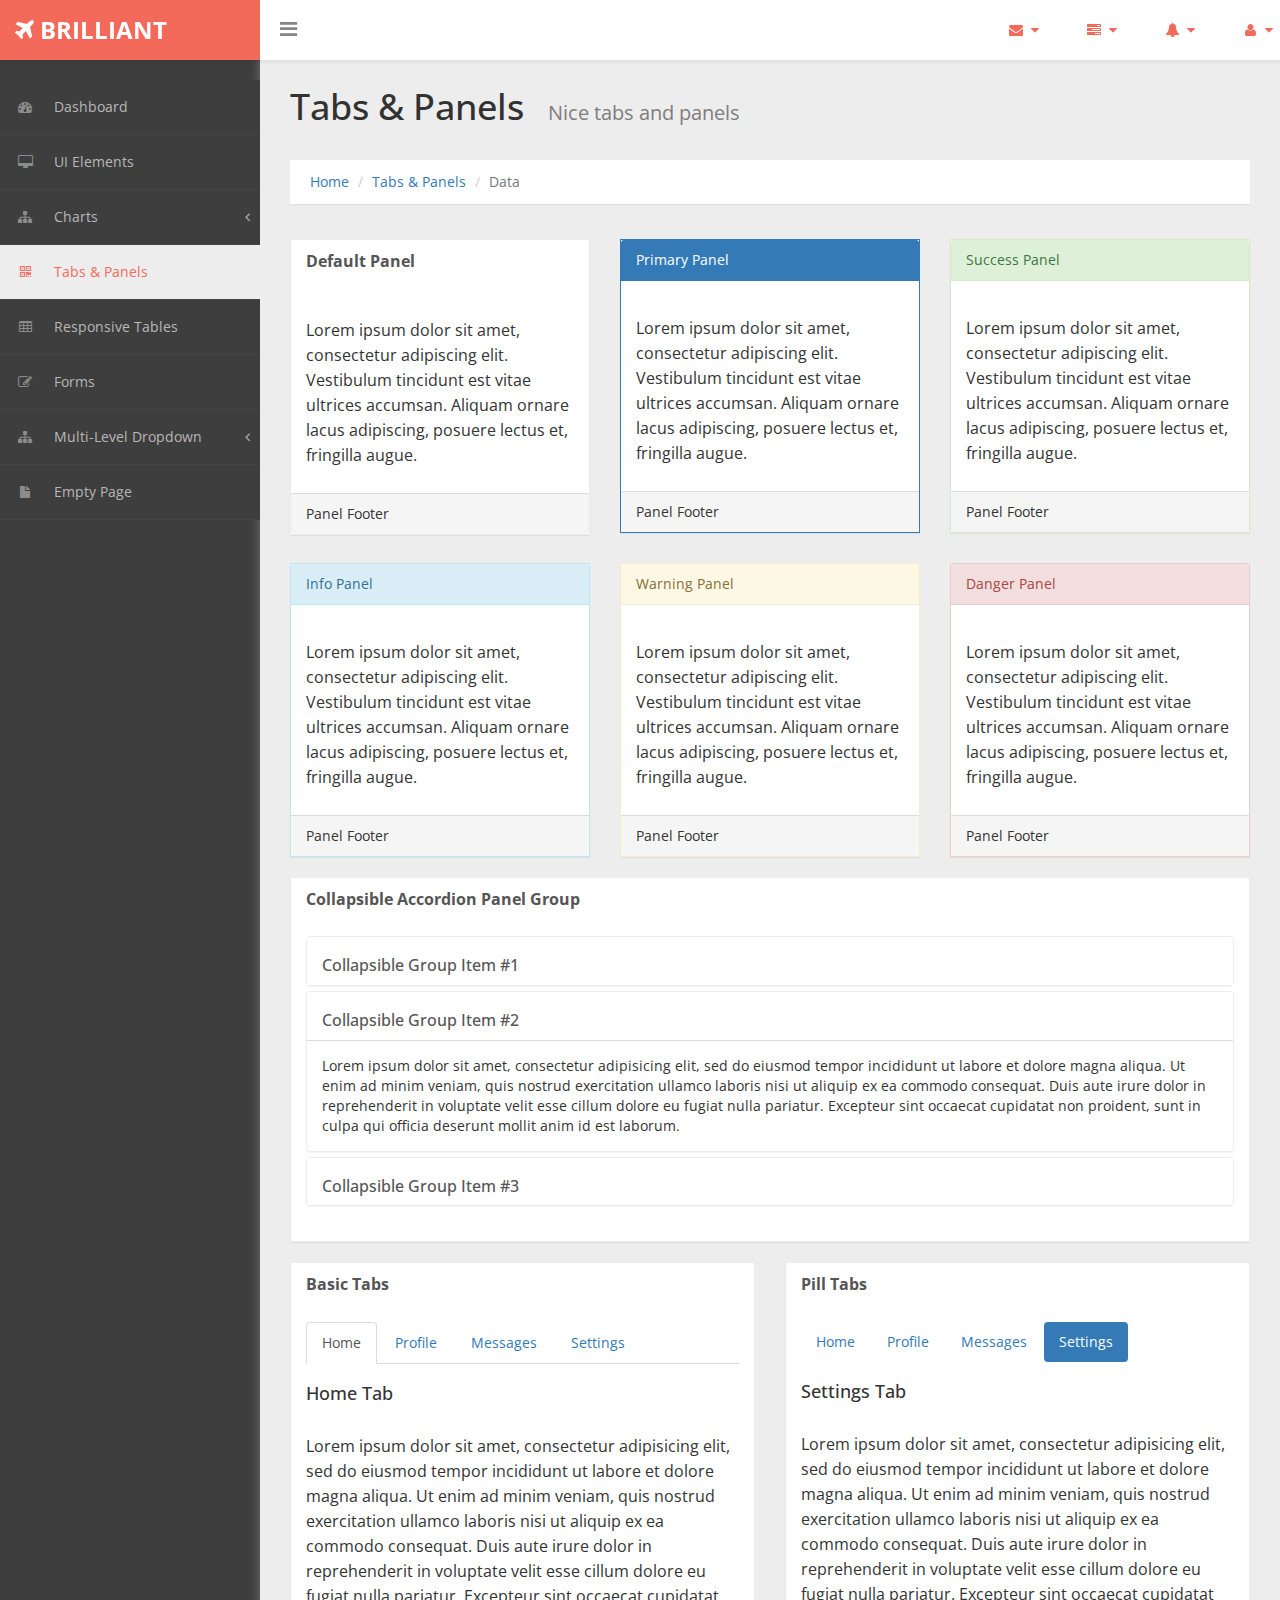
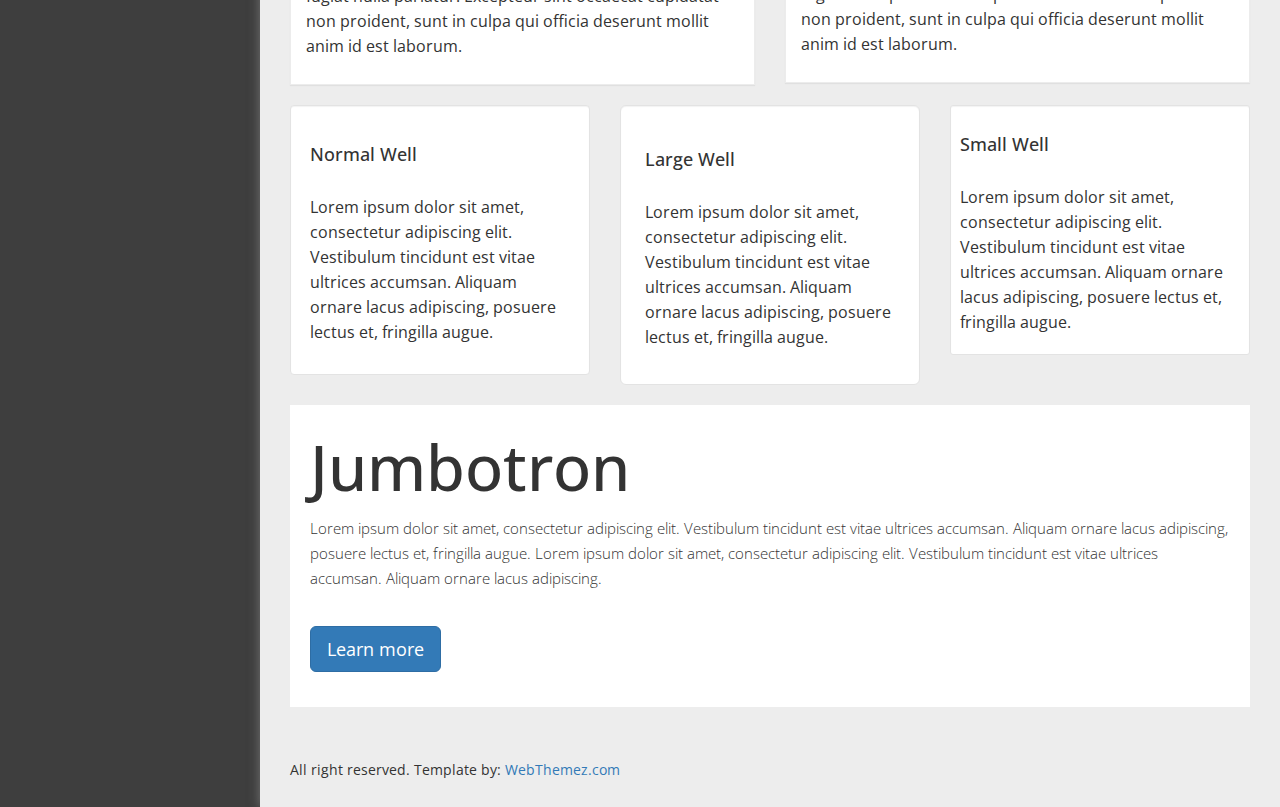
<file: tab-panel.html>
﻿<!DOCTYPE html>
<!-- 
Template Name: BRILLIANT Bootstrap Admin Template
Version: 4.5.6
Author: WebThemez
Website: http://www.webthemez.com/ 
-->
<html xmlns="http://www.w3.org/1999/xhtml">
<head>
      <meta charset="utf-8" />
    <meta name="viewport" content="width=device-width, initial-scale=1.0" />
	<meta content="" name="description" />
    <meta content="webthemez" name="author" />
    <title>Bootstrap html5 Admin Template : Master - WebThemez</title>
	<!-- Bootstrap Styles-->
    <link href="assets/css/bootstrap.css" rel="stylesheet" />
     <!-- FontAwesome Styles-->
    <link href="assets/css/font-awesome.css" rel="stylesheet" />
        <!-- Custom Styles-->
    <link href="assets/css/custom-styles.css" rel="stylesheet" />
     <!-- Google Fonts-->
   <link href='http://fonts.googleapis.com/css?family=Open+Sans' rel='stylesheet' type='text/css' />
</head>
<body>
    <div id="wrapper">
        <nav class="navbar navbar-default top-navbar" role="navigation">
            <div class="navbar-header">
                <button type="button" class="navbar-toggle" data-toggle="collapse" data-target=".sidebar-collapse">
                    <span class="sr-only">Toggle navigation</span>
                    <span class="icon-bar"></span>
                    <span class="icon-bar"></span>
                    <span class="icon-bar"></span>
                </button>
                <a class="navbar-brand" href="index.html"><strong><i class="icon fa fa-plane"></i> BRILLIANT</strong></a>
				<div id="sideNav" href="">
		<i class="fa fa-bars icon"></i> 
		</div>
            </div>

            <ul class="nav navbar-top-links navbar-right">
                <li class="dropdown">
                    <a class="dropdown-toggle" data-toggle="dropdown" href="#" aria-expanded="false">
                        <i class="fa fa-envelope fa-fw"></i> <i class="fa fa-caret-down"></i>
                    </a>
                    <ul class="dropdown-menu dropdown-messages">
                        <li>
                            <a href="#">
                                <div>
                                    <strong>John Doe</strong>
                                    <span class="pull-right text-muted">
                                        <em>Today</em>
                                    </span>
                                </div>
                                <div>Lorem Ipsum has been the industry's standard dummy text ever since the 1500s...</div>
                            </a>
                        </li>
                        <li class="divider"></li>
                        <li>
                            <a href="#">
                                <div>
                                    <strong>John Smith</strong>
                                    <span class="pull-right text-muted">
                                        <em>Yesterday</em>
                                    </span>
                                </div>
                                <div>Lorem Ipsum has been the industry's standard dummy text ever since an kwilnw...</div>
                            </a>
                        </li>
                        <li class="divider"></li>
                        <li>
                            <a href="#">
                                <div>
                                    <strong>John Smith</strong>
                                    <span class="pull-right text-muted">
                                        <em>Yesterday</em>
                                    </span>
                                </div>
                                <div>Lorem Ipsum has been the industry's standard dummy text ever since the...</div>
                            </a>
                        </li>
                        <li class="divider"></li>
                        <li>
                            <a class="text-center" href="#">
                                <strong>Read All Messages</strong>
                                <i class="fa fa-angle-right"></i>
                            </a>
                        </li>
                    </ul>
                    <!-- /.dropdown-messages -->
                </li>
                <!-- /.dropdown -->
                <li class="dropdown">
                    <a class="dropdown-toggle" data-toggle="dropdown" href="#" aria-expanded="false">
                        <i class="fa fa-tasks fa-fw"></i> <i class="fa fa-caret-down"></i>
                    </a>
                    <ul class="dropdown-menu dropdown-tasks">
                        <li>
                            <a href="#">
                                <div>
                                    <p>
                                        <strong>Task 1</strong>
                                        <span class="pull-right text-muted">60% Complete</span>
                                    </p>
                                    <div class="progress progress-striped active">
                                        <div class="progress-bar progress-bar-success" role="progressbar" aria-valuenow="60" aria-valuemin="0" aria-valuemax="100" style="width: 60%">
                                            <span class="sr-only">60% Complete (success)</span>
                                        </div>
                                    </div>
                                </div>
                            </a>
                        </li>
                        <li class="divider"></li>
                        <li>
                            <a href="#">
                                <div>
                                    <p>
                                        <strong>Task 2</strong>
                                        <span class="pull-right text-muted">28% Complete</span>
                                    </p>
                                    <div class="progress progress-striped active">
                                        <div class="progress-bar progress-bar-info" role="progressbar" aria-valuenow="28" aria-valuemin="0" aria-valuemax="100" style="width: 28%">
                                            <span class="sr-only">28% Complete</span>
                                        </div>
                                    </div>
                                </div>
                            </a>
                        </li>
                        <li class="divider"></li>
                        <li>
                            <a href="#">
                                <div>
                                    <p>
                                        <strong>Task 3</strong>
                                        <span class="pull-right text-muted">60% Complete</span>
                                    </p>
                                    <div class="progress progress-striped active">
                                        <div class="progress-bar progress-bar-warning" role="progressbar" aria-valuenow="60" aria-valuemin="0" aria-valuemax="100" style="width: 60%">
                                            <span class="sr-only">60% Complete (warning)</span>
                                        </div>
                                    </div>
                                </div>
                            </a>
                        </li>
                        <li class="divider"></li>
                        <li>
                            <a href="#">
                                <div>
                                    <p>
                                        <strong>Task 4</strong>
                                        <span class="pull-right text-muted">85% Complete</span>
                                    </p>
                                    <div class="progress progress-striped active">
                                        <div class="progress-bar progress-bar-danger" role="progressbar" aria-valuenow="85" aria-valuemin="0" aria-valuemax="100" style="width: 85%">
                                            <span class="sr-only">85% Complete (danger)</span>
                                        </div>
                                    </div>
                                </div>
                            </a>
                        </li>
                        <li class="divider"></li>
                        <li>
                            <a class="text-center" href="#">
                                <strong>See All Tasks</strong>
                                <i class="fa fa-angle-right"></i>
                            </a>
                        </li>
                    </ul>
                    <!-- /.dropdown-tasks -->
                </li>
                <!-- /.dropdown -->
                <li class="dropdown">
                    <a class="dropdown-toggle" data-toggle="dropdown" href="#" aria-expanded="false">
                        <i class="fa fa-bell fa-fw"></i> <i class="fa fa-caret-down"></i>
                    </a>
                    <ul class="dropdown-menu dropdown-alerts">
                        <li>
                            <a href="#">
                                <div>
                                    <i class="fa fa-comment fa-fw"></i> New Comment
                                    <span class="pull-right text-muted small">4 min</span>
                                </div>
                            </a>
                        </li>
                        <li class="divider"></li>
                        <li>
                            <a href="#">
                                <div>
                                    <i class="fa fa-twitter fa-fw"></i> 3 New Followers
                                    <span class="pull-right text-muted small">12 min</span>
                                </div>
                            </a>
                        </li>
                        <li class="divider"></li>
                        <li>
                            <a href="#">
                                <div>
                                    <i class="fa fa-envelope fa-fw"></i> Message Sent
                                    <span class="pull-right text-muted small">4 min</span>
                                </div>
                            </a>
                        </li>
                        <li class="divider"></li>
                        <li>
                            <a href="#">
                                <div>
                                    <i class="fa fa-tasks fa-fw"></i> New Task
                                    <span class="pull-right text-muted small">4 min</span>
                                </div>
                            </a>
                        </li>
                        <li class="divider"></li>
                        <li>
                            <a href="#">
                                <div>
                                    <i class="fa fa-upload fa-fw"></i> Server Rebooted
                                    <span class="pull-right text-muted small">4 min</span>
                                </div>
                            </a>
                        </li>
                        <li class="divider"></li>
                        <li>
                            <a class="text-center" href="#">
                                <strong>See All Alerts</strong>
                                <i class="fa fa-angle-right"></i>
                            </a>
                        </li>
                    </ul>
                    <!-- /.dropdown-alerts -->
                </li>
                <!-- /.dropdown -->
                <li class="dropdown">
                    <a class="dropdown-toggle" data-toggle="dropdown" href="#" aria-expanded="false">
                        <i class="fa fa-user fa-fw"></i> <i class="fa fa-caret-down"></i>
                    </a>
                    <ul class="dropdown-menu dropdown-user">
                        <li><a href="#"><i class="fa fa-user fa-fw"></i> User Profile</a>
                        </li>
                        <li><a href="#"><i class="fa fa-gear fa-fw"></i> Settings</a>
                        </li>
                        <li class="divider"></li>
                        <li><a href="#"><i class="fa fa-sign-out fa-fw"></i> Logout</a>
                        </li>
                    </ul>
                    <!-- /.dropdown-user -->
                </li>
                <!-- /.dropdown -->
            </ul>
        </nav>
        <!--/. NAV TOP  -->
        <nav class="navbar-default navbar-side" role="navigation">
            <div class="sidebar-collapse">
                <ul class="nav" id="main-menu">

                    <li>
                        <a href="index.html"><i class="fa fa-dashboard"></i> Dashboard</a>
                    </li>
                    <li>
                        <a href="ui-elements.html"><i class="fa fa-desktop"></i> UI Elements</a>
                    </li>
					 
					 <li>
                        <a href="#"><i class="fa fa-sitemap"></i> Charts<span class="fa arrow"></span></a>
                        <ul class="nav nav-second-level">
                            <li>
                                <a href="chart.html">Charts JS</a>
                            </li>
                            <li>
                                <a href="morris-chart.html">Morris Chart</a>
                            </li>
							</ul>
						</li>	
                    <li>
                        <a href="tab-panel.html" class="active-menu"><i class="fa fa-qrcode"></i> Tabs & Panels</a>
                    </li>
                    
                    <li>
                        <a href="table.html"><i class="fa fa-table"></i> Responsive Tables</a>
                    </li>
                    <li>
                        <a href="form.html"><i class="fa fa-edit"></i> Forms </a>
                    </li>


                    <li>
                        <a href="#"><i class="fa fa-sitemap"></i> Multi-Level Dropdown<span class="fa arrow"></span></a>
                        <ul class="nav nav-second-level">
                            <li>
                                <a href="#">Second Level Link</a>
                            </li>
                            <li>
                                <a href="#">Second Level Link</a>
                            </li>
                            <li>
                                <a href="#">Second Level Link<span class="fa arrow"></span></a>
                                <ul class="nav nav-third-level">
                                    <li>
                                        <a href="#">Third Level Link</a>
                                    </li>
                                    <li>
                                        <a href="#">Third Level Link</a>
                                    </li>
                                    <li>
                                        <a href="#">Third Level Link</a>
                                    </li>

                                </ul>

                            </li>
                        </ul>
                    </li>
                    <li>
                        <a href="empty.html"><i class="fa fa-fw fa-file"></i> Empty Page</a>
                    </li>
                </ul>

            </div>

        </nav>
        <!-- /. NAV SIDE  -->
        <div id="page-wrapper" >
			  <div class="header"> 
                        <h1 class="page-header">
                            Tabs & Panels <small>Nice tabs and panels</small>
                        </h1>
						<ol class="breadcrumb">
					  <li><a href="#">Home</a></li>
					  <li><a href="#">Tabs & Panels</a></li>
					  <li class="active">Data</li>
					</ol> 
									
		</div>
		
            <div id="page-inner"> 
                                 
            <div class="row">
                <div class="col-md-4 col-sm-4">
                    <div class="panel panel-default">
                        <div class="panel-heading">
                            Default Panel
                        </div>
                        <div class="panel-body">
                            <p>Lorem ipsum dolor sit amet, consectetur adipiscing elit. Vestibulum tincidunt est vitae ultrices accumsan. Aliquam ornare lacus adipiscing, posuere lectus et, fringilla augue.</p>
                        </div>
                        <div class="panel-footer">
                            Panel Footer
                        </div>
                    </div>
                </div>
                <div class="col-md-4 col-sm-4">
                    <div class="panel panel-primary">
                        <div class="panel-heading">
                            Primary Panel
                        </div>
                        <div class="panel-body">
                            <p>Lorem ipsum dolor sit amet, consectetur adipiscing elit. Vestibulum tincidunt est vitae ultrices accumsan. Aliquam ornare lacus adipiscing, posuere lectus et, fringilla augue.</p>
                        </div>
                        <div class="panel-footer">
                            Panel Footer
                        </div>
                    </div>
                </div>
                <div class="col-md-4 col-sm-4">
                    <div class="panel panel-success">
                        <div class="panel-heading">
                            Success Panel
                        </div>
                        <div class="panel-body">
                            <p>Lorem ipsum dolor sit amet, consectetur adipiscing elit. Vestibulum tincidunt est vitae ultrices accumsan. Aliquam ornare lacus adipiscing, posuere lectus et, fringilla augue.</p>
                        </div>
                        <div class="panel-footer">
                            Panel Footer
                        </div>
                    </div>
                </div>
            </div>
                   <!-- /. ROW  -->
            <div class="row">
                <div class="col-md-4 col-sm-4">
                    <div class="panel panel-info">
                        <div class="panel-heading">
                            Info Panel
                        </div>
                        <div class="panel-body">
                            <p>Lorem ipsum dolor sit amet, consectetur adipiscing elit. Vestibulum tincidunt est vitae ultrices accumsan. Aliquam ornare lacus adipiscing, posuere lectus et, fringilla augue.</p>
                        </div>
                        <div class="panel-footer">
                            Panel Footer
                        </div>
                    </div>
                </div>
                <div class="col-md-4 col-sm-4">
                    <div class="panel panel-warning">
                        <div class="panel-heading">
                            Warning Panel
                        </div>
                        <div class="panel-body">
                            <p>Lorem ipsum dolor sit amet, consectetur adipiscing elit. Vestibulum tincidunt est vitae ultrices accumsan. Aliquam ornare lacus adipiscing, posuere lectus et, fringilla augue.</p>
                        </div>
                        <div class="panel-footer">
                            Panel Footer
                        </div>
                    </div>
                </div>
                <div class="col-md-4 col-sm-4">
                    <div class="panel panel-danger">
                        <div class="panel-heading">
                            Danger Panel
                        </div>
                        <div class="panel-body">
                            <p>Lorem ipsum dolor sit amet, consectetur adipiscing elit. Vestibulum tincidunt est vitae ultrices accumsan. Aliquam ornare lacus adipiscing, posuere lectus et, fringilla augue.</p>
                        </div>
                        <div class="panel-footer">
                            Panel Footer
                        </div>
                    </div>
                </div>
            </div>
                    <!-- /. ROW  -->
            <div class="row">
                <div class="col-md-12">
                    <div class="panel panel-default">
                        <div class="panel-heading">
                            Collapsible Accordion Panel Group
                        </div>
                        <div class="panel-body">
                            <div class="panel-group" id="accordion">
                                <div class="panel panel-default">
                                    <div class="panel-heading">
                                        <h4 class="panel-title">
                                            <a data-toggle="collapse" data-parent="#accordion" href="#collapseOne" class="collapsed">Collapsible Group Item #1</a>
                                        </h4>
                                    </div>
                                    <div id="collapseOne" class="panel-collapse collapse" style="height: 0px;">
                                        <div class="panel-body">
                                            Lorem ipsum dolor sit amet, consectetur adipisicing elit, sed do eiusmod tempor incididunt ut labore et dolore magna aliqua. Ut enim ad minim veniam, quis nostrud exercitation ullamco laboris nisi ut aliquip ex ea commodo consequat. Duis aute irure dolor in reprehenderit in voluptate velit esse cillum dolore eu fugiat nulla pariatur. Excepteur sint occaecat cupidatat non proident, sunt in culpa qui officia deserunt mollit anim id est laborum.
                                        </div>
                                    </div>
                                </div>
                                <div class="panel panel-default">
                                    <div class="panel-heading">
                                        <h4 class="panel-title">
                                            <a data-toggle="collapse" data-parent="#accordion" href="#collapseTwo">Collapsible Group Item #2</a>
                                        </h4>
                                    </div>
                                    <div id="collapseTwo" class="panel-collapse in" style="height: auto;">
                                        <div class="panel-body">
                                            Lorem ipsum dolor sit amet, consectetur adipisicing elit, sed do eiusmod tempor incididunt ut labore et dolore magna aliqua. Ut enim ad minim veniam, quis nostrud exercitation ullamco laboris nisi ut aliquip ex ea commodo consequat. Duis aute irure dolor in reprehenderit in voluptate velit esse cillum dolore eu fugiat nulla pariatur. Excepteur sint occaecat cupidatat non proident, sunt in culpa qui officia deserunt mollit anim id est laborum.
                                        </div>
                                    </div>
                                </div>
                                <div class="panel panel-default">
                                    <div class="panel-heading">
                                        <h4 class="panel-title">
                                            <a data-toggle="collapse" data-parent="#accordion" href="#collapseThree" class="collapsed">Collapsible Group Item #3</a>
                                        </h4>
                                    </div>
                                    <div id="collapseThree" class="panel-collapse collapse">
                                        <div class="panel-body">
                                            Lorem ipsum dolor sit amet, consectetur adipisicing elit, sed do eiusmod tempor incididunt ut labore et dolore magna aliqua. Ut enim ad minim veniam, quis nostrud exercitation ullamco laboris nisi ut aliquip ex ea commodo consequat. Duis aute irure dolor in reprehenderit in voluptate velit esse cillum dolore eu fugiat nulla pariatur. Excepteur sint occaecat cupidatat non proident, sunt in culpa qui officia deserunt mollit anim id est laborum.
                                        </div>
                                    </div>
                                </div>
                            </div>
                        </div>
                    </div>
                </div>
            </div>
                    <!-- /. ROW  -->
            <div class="row">
                <div class="col-md-6 col-sm-6">
                    <div class="panel panel-default">
                        <div class="panel-heading">
                            Basic Tabs
                        </div>
                        <div class="panel-body">
                            <ul class="nav nav-tabs">
                                <li class="active"><a href="#home" data-toggle="tab">Home</a>
                                </li>
                                <li class=""><a href="#profile" data-toggle="tab">Profile</a>
                                </li>
                                <li class=""><a href="#messages" data-toggle="tab">Messages</a>
                                </li>
                                <li class=""><a href="#settings" data-toggle="tab">Settings</a>
                                </li>
                            </ul>

                            <div class="tab-content">
                                <div class="tab-pane fade active in" id="home">
                                    <h4>Home Tab</h4>
                                    <p>Lorem ipsum dolor sit amet, consectetur adipisicing elit, sed do eiusmod tempor incididunt ut labore et dolore magna aliqua. Ut enim ad minim veniam, quis nostrud exercitation ullamco laboris nisi ut aliquip ex ea commodo consequat. Duis aute irure dolor in reprehenderit in voluptate velit esse cillum dolore eu fugiat nulla pariatur. Excepteur sint occaecat cupidatat non proident, sunt in culpa qui officia deserunt mollit anim id est laborum.</p>
                                </div>
                                <div class="tab-pane fade" id="profile">
                                    <h4>Profile Tab</h4>
                                    <p>Lorem ipsum dolor sit amet, consectetur adipisicing elit, sed do eiusmod tempor incididunt ut labore et dolore magna aliqua. Ut enim ad minim veniam, quis nostrud exercitation ullamco laboris nisi ut aliquip ex ea commodo consequat. Duis aute irure dolor in reprehenderit in voluptate velit esse cillum dolore eu fugiat nulla pariatur. Excepteur sint occaecat cupidatat non proident, sunt in culpa qui officia deserunt mollit anim id est laborum.</p>
                                </div>
                                <div class="tab-pane fade" id="messages">
                                    <h4>Messages Tab</h4>
                                    <p>Lorem ipsum dolor sit amet, consectetur adipisicing elit, sed do eiusmod tempor incididunt ut labore et dolore magna aliqua. Ut enim ad minim veniam, quis nostrud exercitation ullamco laboris nisi ut aliquip ex ea commodo consequat. Duis aute irure dolor in reprehenderit in voluptate velit esse cillum dolore eu fugiat nulla pariatur. Excepteur sint occaecat cupidatat non proident, sunt in culpa qui officia deserunt mollit anim id est laborum.</p>
                                </div>
                                <div class="tab-pane fade" id="settings">
                                    <h4>Settings Tab</h4>
                                    <p>Lorem ipsum dolor sit amet, consectetur adipisicing elit, sed do eiusmod tempor incididunt ut labore et dolore magna aliqua. Ut enim ad minim veniam, quis nostrud exercitation ullamco laboris nisi ut aliquip ex ea commodo consequat. Duis aute irure dolor in reprehenderit in voluptate velit esse cillum dolore eu fugiat nulla pariatur. Excepteur sint occaecat cupidatat non proident, sunt in culpa qui officia deserunt mollit anim id est laborum.</p>
                                </div>
                            </div>
                        </div>
                    </div>
                </div>
                <div class="col-md-6 col-sm-6">
                    <div class="panel panel-default">
                        <div class="panel-heading">
                            Pill Tabs
                        </div>
                        <div class="panel-body">
                            <ul class="nav nav-pills">
                                <li class=""><a href="#home-pills" data-toggle="tab">Home</a>
                                </li>
                                <li class=""><a href="#profile-pills" data-toggle="tab">Profile</a>
                                </li>
                                <li class=""><a href="#messages-pills" data-toggle="tab">Messages</a>
                                </li>
                                <li class="active"><a href="#settings-pills" data-toggle="tab">Settings</a>
                                </li>
                            </ul>

                            <div class="tab-content">
                                <div class="tab-pane fade" id="home-pills">
                                    <h4>Home Tab</h4>
                                    <p>Lorem ipsum dolor sit amet, consectetur adipisicing elit, sed do eiusmod tempor incididunt ut labore et dolore magna aliqua. Ut enim ad minim veniam, quis nostrud exercitation ullamco laboris nisi ut aliquip ex ea commodo consequat. Duis aute irure dolor in reprehenderit in voluptate velit esse cillum dolore eu fugiat nulla pariatur. Excepteur sint occaecat cupidatat non proident, sunt in culpa qui officia deserunt mollit anim id est laborum.</p>
                                </div>
                                <div class="tab-pane fade" id="profile-pills">
                                    <h4>Profile Tab</h4>
                                    <p>Lorem ipsum dolor sit amet, consectetur adipisicing elit, sed do eiusmod tempor incididunt ut labore et dolore magna aliqua. Ut enim ad minim veniam, quis nostrud exercitation ullamco laboris nisi ut aliquip ex ea commodo consequat. Duis aute irure dolor in reprehenderit in voluptate velit esse cillum dolore eu fugiat nulla pariatur. Excepteur sint occaecat cupidatat non proident, sunt in culpa qui officia deserunt mollit anim id est laborum.</p>
                                </div>
                                <div class="tab-pane fade" id="messages-pills">
                                    <h4>Messages Tab</h4>
                                    <p>Lorem ipsum dolor sit amet, consectetur adipisicing elit, sed do eiusmod tempor incididunt ut labore et dolore magna aliqua. Ut enim ad minim veniam, quis nostrud exercitation ullamco laboris nisi ut aliquip ex ea commodo consequat. Duis aute irure dolor in reprehenderit in voluptate velit esse cillum dolore eu fugiat nulla pariatur. Excepteur sint occaecat cupidatat non proident, sunt in culpa qui officia deserunt mollit anim id est laborum.</p>
                                </div>
                                <div class="tab-pane fade active in" id="settings-pills">
                                    <h4>Settings Tab</h4>
                                    <p>Lorem ipsum dolor sit amet, consectetur adipisicing elit, sed do eiusmod tempor incididunt ut labore et dolore magna aliqua. Ut enim ad minim veniam, quis nostrud exercitation ullamco laboris nisi ut aliquip ex ea commodo consequat. Duis aute irure dolor in reprehenderit in voluptate velit esse cillum dolore eu fugiat nulla pariatur. Excepteur sint occaecat cupidatat non proident, sunt in culpa qui officia deserunt mollit anim id est laborum.</p>
                                </div>
                            </div>
                        </div>
                    </div>
                </div>
            </div>
                    <!-- /. ROW  -->
            <div class="row">
                <div class="col-md-4 col-sm-4">
                    <div class="well">
                        <h4>Normal Well</h4>
                        <p>Lorem ipsum dolor sit amet, consectetur adipiscing elit. Vestibulum tincidunt est vitae ultrices accumsan. Aliquam ornare lacus adipiscing, posuere lectus et, fringilla augue.</p>
                    </div>
                </div>
                <div class="col-md-4 col-sm-4">
                    <div class="well well-lg">
                        <h4>Large Well</h4>
                        <p>Lorem ipsum dolor sit amet, consectetur adipiscing elit. Vestibulum tincidunt est vitae ultrices accumsan. Aliquam ornare lacus adipiscing, posuere lectus et, fringilla augue.</p>
                    </div>
                </div>
                <div class="col-md-4 col-sm-4">
                    <div class="well well-sm">
                        <h4>Small Well</h4>
                        <p>Lorem ipsum dolor sit amet, consectetur adipiscing elit. Vestibulum tincidunt est vitae ultrices accumsan. Aliquam ornare lacus adipiscing, posuere lectus et, fringilla augue.</p>
                    </div>
                </div>
            </div>
                    <!-- /. ROW  -->
            <div class="row">
                <div class="col-md-12">
                    <div class="jumbotron">
                        <h1>Jumbotron</h1>
                        <p>Lorem ipsum dolor sit amet, consectetur adipiscing elit. Vestibulum tincidunt est vitae ultrices accumsan. Aliquam ornare lacus adipiscing, posuere lectus et, fringilla augue. Lorem ipsum dolor sit amet, consectetur adipiscing elit. Vestibulum tincidunt est vitae ultrices accumsan. Aliquam ornare lacus adipiscing.</p>
                        <p>
                            <a class="btn btn-primary btn-lg" role="button">Learn more</a>
                        </p>
                    </div>
                </div>
            </div>
                    <!-- /. ROW  -->
				<footer><p>All right reserved. Template by: <a href="http://webthemez.com">WebThemez.com</a></p></footer>
					</div>
			 <!-- /. PAGE INNER  -->
            </div>
         <!-- /. PAGE WRAPPER  -->
        </div>
     <!-- /. WRAPPER  -->
    <!-- JS Scripts-->
    <!-- jQuery Js -->
    <script src="assets/js/jquery-1.10.2.js"></script>
      <!-- Bootstrap Js -->
    <script src="assets/js/bootstrap.min.js"></script>
    <!-- Metis Menu Js -->
    <script src="assets/js/jquery.metisMenu.js"></script>
      <!-- Custom Js -->
    <script src="assets/js/custom-scripts.js"></script>
    
   
</body>
</html>
</file>
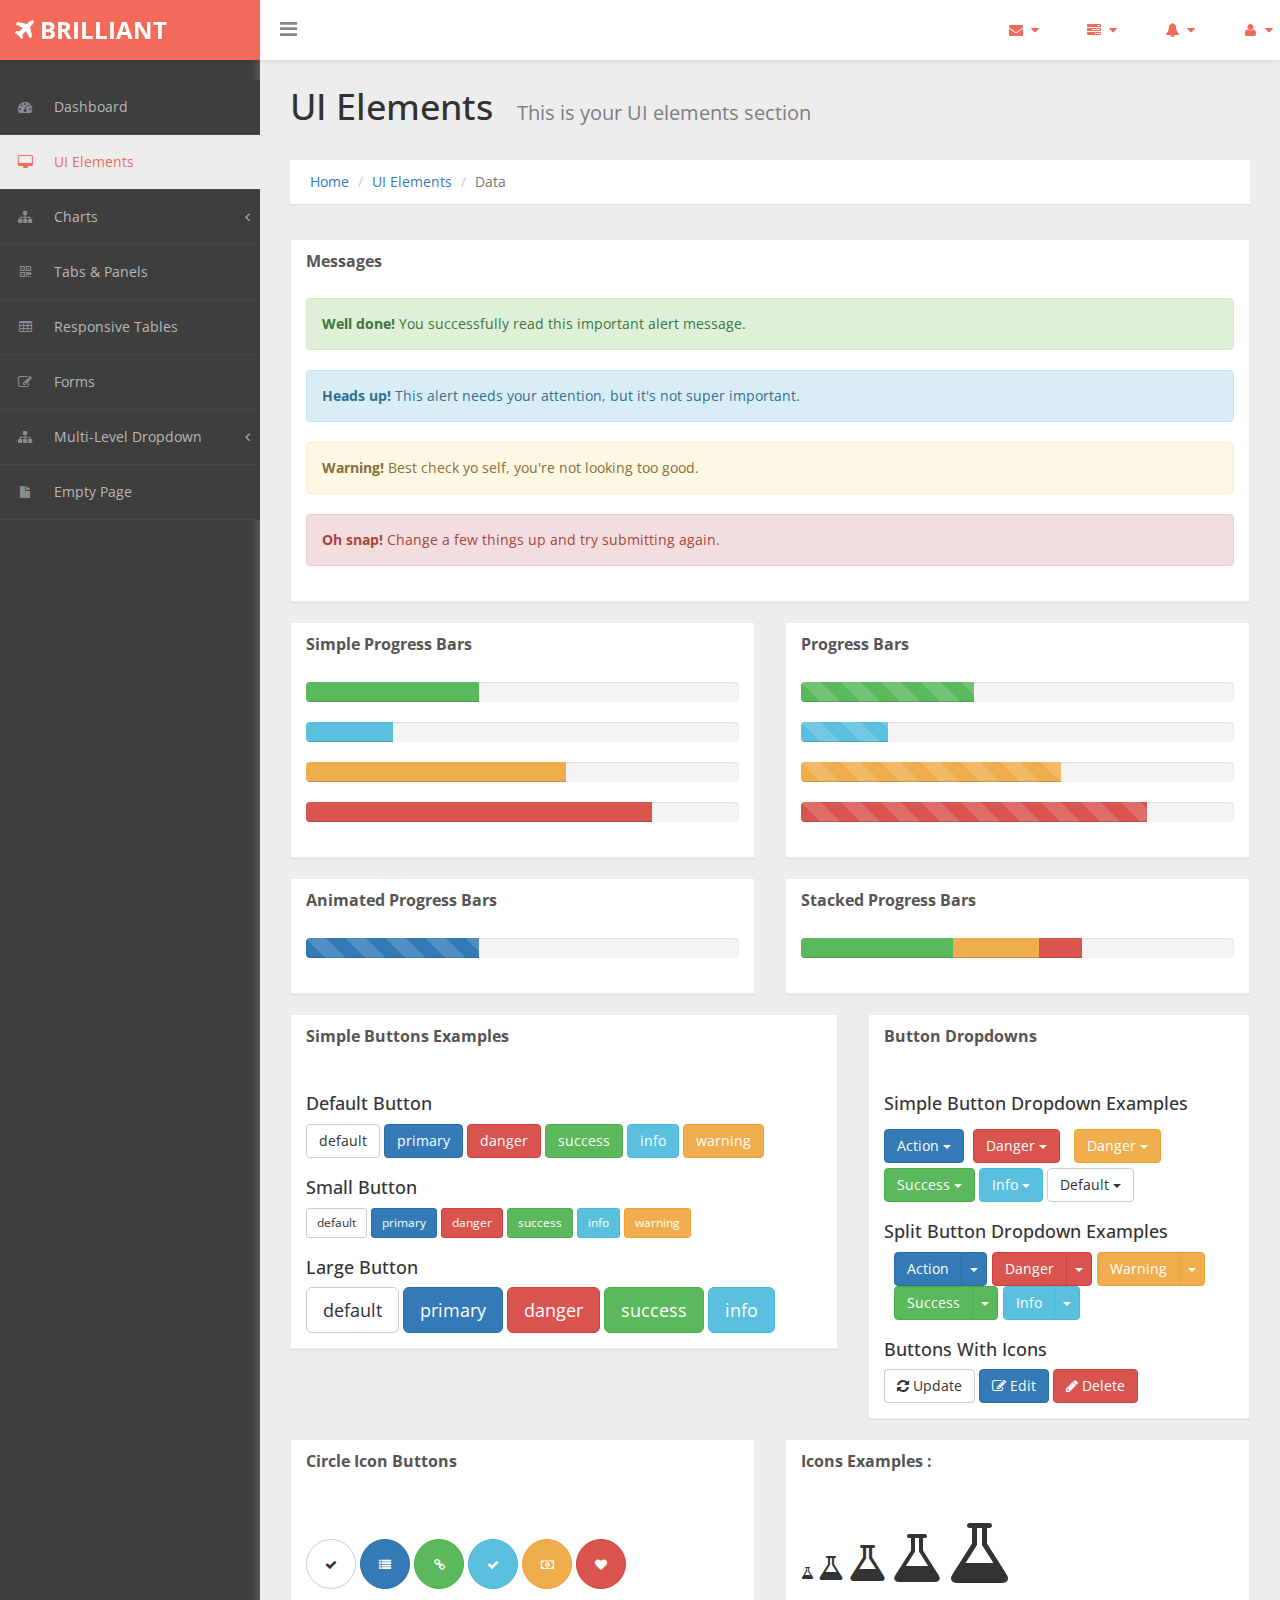
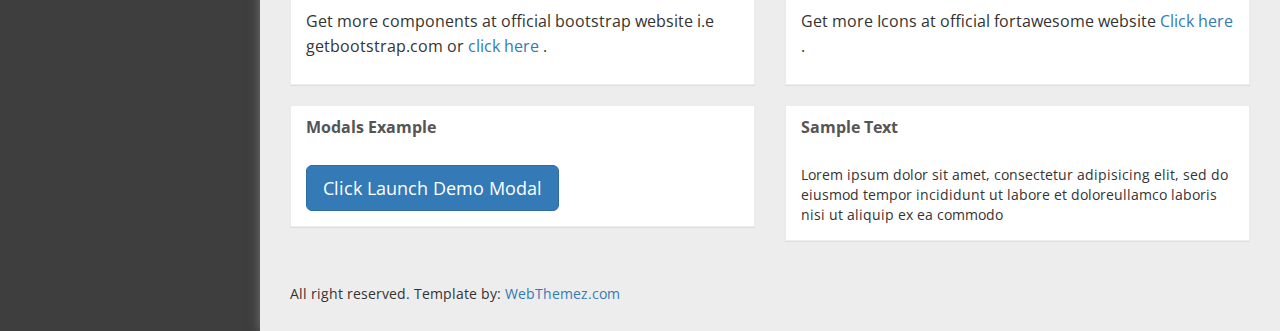
<file: ui-elements.html>
﻿<!DOCTYPE html>
<!-- 
Template Name: BRILLIANT Bootstrap Admin Template
Version: 4.5.6
Author: WebThemez
Website: http://www.webthemez.com/ 
-->
<html xmlns="http://www.w3.org/1999/xhtml">
<head>
      <meta charset="utf-8" />
    <meta name="viewport" content="width=device-width, initial-scale=1.0" />
	<meta content="" name="description" />
    <meta content="webthemez" name="author" />
    <title>Bootstrap Admin Template : Insight - WebThemez</title>
	<!-- Bootstrap Styles-->
    <link href="assets/css/bootstrap.css" rel="stylesheet" />
     <!-- FontAwesome Styles-->
    <link href="assets/css/font-awesome.css" rel="stylesheet" />
        <!-- Custom Styles-->
    <link href="assets/css/custom-styles.css" rel="stylesheet" />
     <!-- Google Fonts-->
   <link href='http://fonts.googleapis.com/css?family=Open+Sans' rel='stylesheet' type='text/css' />
</head>
<body>
    <div id="wrapper">
        <nav class="navbar navbar-default top-navbar" role="navigation">
            <div class="navbar-header">
                <button type="button" class="navbar-toggle" data-toggle="collapse" data-target=".sidebar-collapse">
                    <span class="sr-only">Toggle navigation</span>
                    <span class="icon-bar"></span>
                    <span class="icon-bar"></span>
                    <span class="icon-bar"></span>
                </button>
                <a class="navbar-brand" href="index.html"><strong><i class="icon fa fa-plane"></i> BRILLIANT</strong></a>
				<div id="sideNav" href="">
		<i class="fa fa-bars icon"></i> 
		</div>
            </div>

            <ul class="nav navbar-top-links navbar-right">
                <li class="dropdown">
                    <a class="dropdown-toggle" data-toggle="dropdown" href="#" aria-expanded="false">
                        <i class="fa fa-envelope fa-fw"></i> <i class="fa fa-caret-down"></i>
                    </a>
                    <ul class="dropdown-menu dropdown-messages">
                        <li>
                            <a href="#">
                                <div>
                                    <strong>John Doe</strong>
                                    <span class="pull-right text-muted">
                                        <em>Today</em>
                                    </span>
                                </div>
                                <div>Lorem Ipsum has been the industry's standard dummy text ever since the 1500s...</div>
                            </a>
                        </li>
                        <li class="divider"></li>
                        <li>
                            <a href="#">
                                <div>
                                    <strong>John Smith</strong>
                                    <span class="pull-right text-muted">
                                        <em>Yesterday</em>
                                    </span>
                                </div>
                                <div>Lorem Ipsum has been the industry's standard dummy text ever since an kwilnw...</div>
                            </a>
                        </li>
                        <li class="divider"></li>
                        <li>
                            <a href="#">
                                <div>
                                    <strong>John Smith</strong>
                                    <span class="pull-right text-muted">
                                        <em>Yesterday</em>
                                    </span>
                                </div>
                                <div>Lorem Ipsum has been the industry's standard dummy text ever since the...</div>
                            </a>
                        </li>
                        <li class="divider"></li>
                        <li>
                            <a class="text-center" href="#">
                                <strong>Read All Messages</strong>
                                <i class="fa fa-angle-right"></i>
                            </a>
                        </li>
                    </ul>
                    <!-- /.dropdown-messages -->
                </li>
                <!-- /.dropdown -->
                <li class="dropdown">
                    <a class="dropdown-toggle" data-toggle="dropdown" href="#" aria-expanded="false">
                        <i class="fa fa-tasks fa-fw"></i> <i class="fa fa-caret-down"></i>
                    </a>
                    <ul class="dropdown-menu dropdown-tasks">
                        <li>
                            <a href="#">
                                <div>
                                    <p>
                                        <strong>Task 1</strong>
                                        <span class="pull-right text-muted">60% Complete</span>
                                    </p>
                                    <div class="progress progress-striped active">
                                        <div class="progress-bar progress-bar-success" role="progressbar" aria-valuenow="60" aria-valuemin="0" aria-valuemax="100" style="width: 60%">
                                            <span class="sr-only">60% Complete (success)</span>
                                        </div>
                                    </div>
                                </div>
                            </a>
                        </li>
                        <li class="divider"></li>
                        <li>
                            <a href="#">
                                <div>
                                    <p>
                                        <strong>Task 2</strong>
                                        <span class="pull-right text-muted">28% Complete</span>
                                    </p>
                                    <div class="progress progress-striped active">
                                        <div class="progress-bar progress-bar-info" role="progressbar" aria-valuenow="28" aria-valuemin="0" aria-valuemax="100" style="width: 28%">
                                            <span class="sr-only">28% Complete</span>
                                        </div>
                                    </div>
                                </div>
                            </a>
                        </li>
                        <li class="divider"></li>
                        <li>
                            <a href="#">
                                <div>
                                    <p>
                                        <strong>Task 3</strong>
                                        <span class="pull-right text-muted">60% Complete</span>
                                    </p>
                                    <div class="progress progress-striped active">
                                        <div class="progress-bar progress-bar-warning" role="progressbar" aria-valuenow="60" aria-valuemin="0" aria-valuemax="100" style="width: 60%">
                                            <span class="sr-only">60% Complete (warning)</span>
                                        </div>
                                    </div>
                                </div>
                            </a>
                        </li>
                        <li class="divider"></li>
                        <li>
                            <a href="#">
                                <div>
                                    <p>
                                        <strong>Task 4</strong>
                                        <span class="pull-right text-muted">85% Complete</span>
                                    </p>
                                    <div class="progress progress-striped active">
                                        <div class="progress-bar progress-bar-danger" role="progressbar" aria-valuenow="85" aria-valuemin="0" aria-valuemax="100" style="width: 85%">
                                            <span class="sr-only">85% Complete (danger)</span>
                                        </div>
                                    </div>
                                </div>
                            </a>
                        </li>
                        <li class="divider"></li>
                        <li>
                            <a class="text-center" href="#">
                                <strong>See All Tasks</strong>
                                <i class="fa fa-angle-right"></i>
                            </a>
                        </li>
                    </ul>
                    <!-- /.dropdown-tasks -->
                </li>
                <!-- /.dropdown -->
                <li class="dropdown">
                    <a class="dropdown-toggle" data-toggle="dropdown" href="#" aria-expanded="false">
                        <i class="fa fa-bell fa-fw"></i> <i class="fa fa-caret-down"></i>
                    </a>
                    <ul class="dropdown-menu dropdown-alerts">
                        <li>
                            <a href="#">
                                <div>
                                    <i class="fa fa-comment fa-fw"></i> New Comment
                                    <span class="pull-right text-muted small">4 min</span>
                                </div>
                            </a>
                        </li>
                        <li class="divider"></li>
                        <li>
                            <a href="#">
                                <div>
                                    <i class="fa fa-twitter fa-fw"></i> 3 New Followers
                                    <span class="pull-right text-muted small">12 min</span>
                                </div>
                            </a>
                        </li>
                        <li class="divider"></li>
                        <li>
                            <a href="#">
                                <div>
                                    <i class="fa fa-envelope fa-fw"></i> Message Sent
                                    <span class="pull-right text-muted small">4 min</span>
                                </div>
                            </a>
                        </li>
                        <li class="divider"></li>
                        <li>
                            <a href="#">
                                <div>
                                    <i class="fa fa-tasks fa-fw"></i> New Task
                                    <span class="pull-right text-muted small">4 min</span>
                                </div>
                            </a>
                        </li>
                        <li class="divider"></li>
                        <li>
                            <a href="#">
                                <div>
                                    <i class="fa fa-upload fa-fw"></i> Server Rebooted
                                    <span class="pull-right text-muted small">4 min</span>
                                </div>
                            </a>
                        </li>
                        <li class="divider"></li>
                        <li>
                            <a class="text-center" href="#">
                                <strong>See All Alerts</strong>
                                <i class="fa fa-angle-right"></i>
                            </a>
                        </li>
                    </ul>
                    <!-- /.dropdown-alerts -->
                </li>
                <!-- /.dropdown -->
                <li class="dropdown">
                    <a class="dropdown-toggle" data-toggle="dropdown" href="#" aria-expanded="false">
                        <i class="fa fa-user fa-fw"></i> <i class="fa fa-caret-down"></i>
                    </a>
                    <ul class="dropdown-menu dropdown-user">
                        <li><a href="#"><i class="fa fa-user fa-fw"></i> User Profile</a>
                        </li>
                        <li><a href="#"><i class="fa fa-gear fa-fw"></i> Settings</a>
                        </li>
                        <li class="divider"></li>
                        <li><a href="#"><i class="fa fa-sign-out fa-fw"></i> Logout</a>
                        </li>
                    </ul>
                    <!-- /.dropdown-user -->
                </li>
                <!-- /.dropdown -->
            </ul>
        </nav>
        <!--/. NAV TOP  -->
        <nav class="navbar-default navbar-side" role="navigation">
            <div class="sidebar-collapse">
                <ul class="nav" id="main-menu">

                    <li>
                        <a href="index.html"><i class="fa fa-dashboard"></i> Dashboard</a>
                    </li>
                    <li>
                        <a href="ui-elements.html" class="active-menu"><i class="fa fa-desktop"></i> UI Elements</a>
                    </li>
					 
					 <li>
                        <a href="#"><i class="fa fa-sitemap"></i> Charts<span class="fa arrow"></span></a>
                        <ul class="nav nav-second-level">
                            <li>
                                <a href="chart.html">Charts JS</a>
                            </li>
                            <li>
                                <a href="morris-chart.html">Morris Chart</a>
                            </li>
							</ul>
						</li>	
                    <li>
                        <a href="tab-panel.html"><i class="fa fa-qrcode"></i> Tabs & Panels</a>
                    </li>
                    
                    <li>
                        <a href="table.html"><i class="fa fa-table"></i> Responsive Tables</a>
                    </li>
                    <li>
                        <a href="form.html"><i class="fa fa-edit"></i> Forms </a>
                    </li>


                    <li>
                        <a href="#"><i class="fa fa-sitemap"></i> Multi-Level Dropdown<span class="fa arrow"></span></a>
                        <ul class="nav nav-second-level">
                            <li>
                                <a href="#">Second Level Link</a>
                            </li>
                            <li>
                                <a href="#">Second Level Link</a>
                            </li>
                            <li>
                                <a href="#">Second Level Link<span class="fa arrow"></span></a>
                                <ul class="nav nav-third-level">
                                    <li>
                                        <a href="#">Third Level Link</a>
                                    </li>
                                    <li>
                                        <a href="#">Third Level Link</a>
                                    </li>
                                    <li>
                                        <a href="#">Third Level Link</a>
                                    </li>

                                </ul>

                            </li>
                        </ul>
                    </li>
                    <li>
                        <a href="empty.html"><i class="fa fa-fw fa-file"></i> Empty Page</a>
                    </li>
                </ul>

            </div>

        </nav>
        <!-- /. NAV SIDE  -->
        <div id="page-wrapper">
		  <div class="header"> 
                        <h1 class="page-header">
                           UI Elements <small>This is your UI elements section</small>
                        </h1>
						<ol class="breadcrumb">
					  <li><a href="#">Home</a></li>
					  <li><a href="#">UI Elements </a></li>
					  <li class="active">Data</li>
					</ol> 
									
		</div>
            <div id="page-inner"> 
				 
				
			<div class="row">

			  <div class="col-md-12">
			<div class="panel panel-default">
				<div class="panel-heading">
				 Messages
				</div>        
							  
							<div class="panel-body"> 
								<div class="alert alert-success">
									<strong>Well done!</strong> You successfully read this important alert message.
								</div>
								<div class="alert alert-info">
									<strong>Heads up!</strong> This alert needs your attention, but it's not super important.
								</div>
								<div class="alert alert-warning">
									<strong>Warning!</strong> Best check yo self, you're not looking too good.
								</div>
								<div class="alert alert-danger">
									<strong>Oh snap!</strong> Change a few things up and try submitting again.
								</div>
							</div>
				</div>
			</div>						
				</div>								
									
				  <div class="row">
                    <div class="col-md-6">
                        <div class="panel panel-default">
                        <div class="panel-heading">
                            Simple Progress Bars 
                        </div>
                       
                        <div class="panel-body">
                       <div class="progress">
  <div class="progress-bar progress-bar-success" role="progressbar" aria-valuenow="40" aria-valuemin="0" aria-valuemax="100" style="width: 40%">
    <span class="sr-only">40% Complete (success)</span>
  </div>
</div>
<div class="progress">
  <div class="progress-bar progress-bar-info" role="progressbar" aria-valuenow="20" aria-valuemin="0" aria-valuemax="100" style="width: 20%">
    <span class="sr-only">20% Complete</span>
  </div>
</div>
<div class="progress">
  <div class="progress-bar progress-bar-warning" role="progressbar" aria-valuenow="60" aria-valuemin="0" aria-valuemax="100" style="width: 60%">
    <span class="sr-only">60% Complete (warning)</span>
  </div>
</div>
<div class="progress">
  <div class="progress-bar progress-bar-danger" role="progressbar" aria-valuenow="80" aria-valuemin="0" aria-valuemax="100" style="width: 80%">
    <span class="sr-only">80% Complete</span>
  </div>
</div>
                            </div>
                            </div>
                    </div>
                    <div class="col-md-6">
                        <div class="panel panel-default">
                        <div class="panel-heading">
                            Progress Bars 
                        </div>
                       
                        <div class="panel-body">
                       <div class="progress progress-striped">
  <div class="progress-bar progress-bar-success" role="progressbar" aria-valuenow="40" aria-valuemin="0" aria-valuemax="100" style="width: 40%">
    <span class="sr-only">40% Complete (success)</span>
  </div>
</div>
<div class="progress progress-striped">
  <div class="progress-bar progress-bar-info" role="progressbar" aria-valuenow="20" aria-valuemin="0" aria-valuemax="100" style="width: 20%">
    <span class="sr-only">20% Complete</span>
  </div>
</div>
<div class="progress progress-striped">
  <div class="progress-bar progress-bar-warning" role="progressbar" aria-valuenow="60" aria-valuemin="0" aria-valuemax="100" style="width: 60%">
    <span class="sr-only">60% Complete (warning)</span>
  </div>
</div>
<div class="progress progress-striped">
  <div class="progress-bar progress-bar-danger" role="progressbar" aria-valuenow="80" aria-valuemin="0" aria-valuemax="100" style="width: 80%">
    <span class="sr-only">80% Complete</span>
  </div>
</div>
                            </div>
                            </div>
                    </div>
                </div>
                 <!-- /. ROW  -->
				 	<div class="row">
                    <div class="col-md-6">
                        <div class="panel panel-default">
                        <div class="panel-heading">
                            Animated Progress Bars 
                        </div>
                       
                        <div class="panel-body">
                       <div class="progress progress-striped active">
  <div class="progress-bar progress-bar-primary" role="progressbar" aria-valuenow="40" aria-valuemin="0" aria-valuemax="100" style="width: 40%">
    <span class="sr-only">40% Complete (success)</span>
  </div>
</div>
                            </div>
                            </div>
                    </div>
                      <div class="col-md-6">
                        <div class="panel panel-default">
                        <div class="panel-heading">
                            Stacked Progress Bars 
                        </div>
                       
                        <div class="panel-body">
                       <div class="progress">
  <div class="progress-bar progress-bar-success" style="width: 35%">
    <span class="sr-only">35% Complete (success)</span>
  </div>
  <div class="progress-bar progress-bar-warning" style="width: 20%">
    <span class="sr-only">20% Complete (warning)</span>
  </div>
  <div class="progress-bar progress-bar-danger" style="width: 10%">
    <span class="sr-only">10% Complete (danger)</span>
  </div>
</div>
                            </div>
                            </div>
                    </div>
                </div>				
                 <div class="row">
                    
                      <div class="col-md-7">
                    <div class="panel panel-default">
                        <div class="panel-heading">
                         Simple Buttons Examples
                        </div>        
                                      
                                    <div class="panel-body"> 

                    <h4>Default Button</h4>
                    <a href="#" class="btn btn-default">default</a>
                    <a href="#" class="btn btn-primary">primary</a>
                    <a href="#" class="btn btn-danger">danger</a>
                    <a href="#" class="btn btn-success">success</a>
                    <a href="#" class="btn btn-info">info</a>
                    <a href="#" class="btn btn-warning">warning</a>

                  
                    <h4>Small Button</h4>
                    <a href="#" class="btn btn-default btn-sm">default</a>
                    <a href="#" class="btn btn-primary btn-sm">primary</a>
                    <a href="#" class="btn btn-danger btn-sm">danger</a>
                    <a href="#" class="btn btn-success btn-sm">success</a>
                    <a href="#" class="btn btn-info btn-sm">info</a>
                    <a href="#" class="btn btn-warning btn-sm">warning</a>

                   
                    <h4>Large Button</h4>

                    <a href="#" class="btn btn-default btn-lg">default</a>
                    <a href="#" class="btn btn-primary btn-lg">primary</a>
                    <a href="#" class="btn btn-danger btn-lg">danger</a>
                    <a href="#" class="btn btn-success btn-lg">success</a>
                    <a href="#" class="btn btn-info btn-lg">info</a>

                   
                </div>
            </div>
                          </div>
                     <div class="col-md-5">
                      <div class="panel panel-default">
                        <div class="panel-heading">
                           Button Dropdowns
                        </div>        
                                      
                                    <div class="panel-body"> 
                                          <h4>Simple Button Dropdown Examples </h4>  
                                       <div style="margin-top: 10px;">
											
											<div class="btn-group">
											  <button data-toggle="dropdown" class="btn btn-primary dropdown-toggle">Action <span class="caret"></span></button>
											  <ul class="dropdown-menu">
												<li><a href="#">Action</a></li>
												<li><a href="#">Another action</a></li>
												<li><a href="#">Something else here</a></li>
												<li class="divider"></li>
												<li><a href="#">Separated link</a></li>
											  </ul>
											</div>
											<div style="margin:5px;" class="btn-group">
											  <button data-toggle="dropdown" class="btn btn-danger dropdown-toggle">Danger <span class="caret"></span></button>
											  <ul class="dropdown-menu">
												<li><a href="#">Action</a></li>
												<li><a href="#">Another action</a></li>
												<li><a href="#">Something else here</a></li>
												<li class="divider"></li>
												<li><a href="#">Separated link</a></li>
											  </ul>
											</div>
                                           <div style="margin:5px;" class="btn-group">
											  <button data-toggle="dropdown" class="btn btn-warning dropdown-toggle">Danger <span class="caret"></span></button>
											  <ul class="dropdown-menu">
												<li><a href="#">Action</a></li>
												<li><a href="#">Another action</a></li>
												<li><a href="#">Something else here</a></li>
												<li class="divider"></li>
												<li><a href="#">Separated link</a></li>
											  </ul>
											</div>
										 
                                               
                                              	<div class="btn-group">
											  <button data-toggle="dropdown" class="btn btn-success dropdown-toggle">Success <span class="caret"></span></button>
											  <ul class="dropdown-menu">
												<li><a href="#">Action</a></li>
												<li><a href="#">Another action</a></li>
												<li><a href="#">Something else here</a></li>
												<li class="divider"></li>
												<li><a href="#">Separated link</a></li>
											  </ul>
											</div>
											<div class="btn-group">
											  <button data-toggle="dropdown" class="btn btn-info dropdown-toggle">Info <span class="caret"></span></button>
											  <ul class="dropdown-menu">
												<li><a href="#">Action</a></li>
												<li><a href="#">Another action</a></li>
												<li><a href="#">Something else here</a></li>
												<li class="divider"></li>
												<li><a href="#">Separated link</a></li>
											  </ul>
											</div>
											<div class="btn-group">
											  <button data-toggle="dropdown" class="btn btn-default dropdown-toggle">Default <span class="caret"></span></button>
											  <ul class="dropdown-menu">
												<li><a href="#">Action</a></li>
												<li><a href="#">Another action</a></li>
												<li><a href="#">Something else here</a></li>
												<li class="divider"></li>
												<li><a href="#">Separated link</a></li>
											  </ul>
											</div>
										  </div>
                                       
                                       <h4>Split Button Dropdown Examples </h4>
                                      
                                       <div style="margin:5px;" class="btn-toolbar">
										
										<div class="btn-group">
										  <button class="btn btn-primary">Action</button>
										  <button data-toggle="dropdown" class="btn btn-primary dropdown-toggle"><span class="caret"></span></button>
										  <ul class="dropdown-menu">
											<li><a href="#">Action</a></li>
											<li><a href="#">Another action</a></li>
											<li><a href="#">Something else here</a></li>
											<li class="divider"></li>
											<li><a href="#">Separated link</a></li>
										  </ul>
										</div>
										<div class="btn-group">
										  <button class="btn btn-danger">Danger</button>
										  <button data-toggle="dropdown" class="btn btn-danger dropdown-toggle"><span class="caret"></span></button>
										  <ul class="dropdown-menu">
											<li><a href="#">Action</a></li>
											<li><a href="#">Another action</a></li>
											<li><a href="#">Something else here</a></li>
											<li class="divider"></li>
											<li><a href="#">Separated link</a></li>
										  </ul>
										</div>
                                           <div class="btn-group">
										  <button class="btn btn-warning">Warning</button>
										  <button data-toggle="dropdown" class="btn btn-warning dropdown-toggle"><span class="caret"></span></button>
										  <ul class="dropdown-menu">
											<li><a href="#">Action</a></li>
											<li><a href="#">Another action</a></li>
											<li><a href="#">Something else here</a></li>
											<li class="divider"></li>
											<li><a href="#">Separated link</a></li>
										  </ul>
										</div>
									 
										<div class="btn-group">
										  <button class="btn btn-success">Success</button>
										  <button data-toggle="dropdown" class="btn btn-success dropdown-toggle"><span class="caret"></span></button>
										  <ul class="dropdown-menu">
											<li><a href="#">Action</a></li>
											<li><a href="#">Another action</a></li>
											<li><a href="#">Something else here</a></li>
											<li class="divider"></li>
											<li><a href="#">Separated link</a></li>
										  </ul>
										</div>
										<div class="btn-group">
										  <button class="btn btn-info">Info</button>
										  <button data-toggle="dropdown" class="btn btn-info dropdown-toggle"><span class="caret"></span></button>
										  <ul class="dropdown-menu">
											<li><a href="#">Action</a></li>
											<li><a href="#">Another action</a></li>
											<li><a href="#">Something else here</a></li>
											<li class="divider"></li>
											<li><a href="#">Separated link</a></li>
										  </ul>
										</div>
									   
									  </div>
                                       

                                       <h4>Buttons With Icons</h4>                                       
										
											<button class="btn btn-default"><i class=" fa fa-refresh "></i> Update</button>
											<button class="btn btn-primary"><i class="fa fa-edit "></i> Edit</button>
											<button class="btn btn-danger"><i class="fa fa-pencil"></i> Delete</button>
										
															
									

                                        </div>
                                    </div>
                    </div>
                    </div>
                <!-- /. ROW  -->
                <div class="row">
                    <div class="col-md-6">
                        <div class="panel panel-default">
                        <div class="panel-heading">
                            Circle Icon Buttons 
                        </div>
                       
                        <div class="panel-body">
                             <br /> <br />
                            <button type="button" class="btn btn-default btn-circle"><i class="fa fa-check"></i>
                            </button>
                            <button type="button" class="btn btn-primary btn-circle"><i class="fa fa-list"></i>
                            </button>
                            <button type="button" class="btn btn-success btn-circle"><i class="fa fa-link"></i>
                            </button>
                            <button type="button" class="btn btn-info btn-circle"><i class="fa fa-check"></i>
                            </button>
                            <button type="button" class="btn btn-warning btn-circle"><i class="fa fa-money"></i>
                            </button>
                            <button type="button" class="btn btn-danger btn-circle"><i class="fa fa-heart"></i>
                            </button>
                           <br />
                             <p>
                        Get more components at official bootstrap website i.e getbootstrap.com or <a href="http://getbootstrap.com/components/" target="_blank">click here</a> .  
                        </p>
                        </div>
                        
                    </div>
                    </div>
                    <div class="col-md-6">
                        <div class="panel panel-default">
                        <div class="panel-heading">
                            Icons Examples : 
                        </div>
                       
                        <div class="panel-body">
                            <br />  
                            <i class="fa fa-flask "></i>
                            
                             <i class="fa fa-flask fa-2x"></i>
                              <i class="fa fa-flask fa-3x"></i>
                              <i class="fa fa-flask fa-4x"></i>
                              <i class="fa fa-flask fa-5x"></i>
                              <br />
                              <p>
                        Get more Icons at official fortawesome website   <a href="http://fortawesome.github.io/Font-Awesome/" target="_blank" >Click here</a> . 
                        </p>
                        </div>
                        
                    </div>
                    </div>
                </div>
                 <!-- /. ROW  -->
                
                <div class="row">
                    <div class="col-md-6">
                       
                     <!--  Modals-->
                    <div class="panel panel-default">
                        <div class="panel-heading">
                            Modals Example
                        </div>
                        <div class="panel-body">
                            <button class="btn btn-primary btn-lg" data-toggle="modal" data-target="#myModal">
                              Click  Launch Demo Modal
                            </button>
                            <div class="modal fade" id="myModal" tabindex="-1" role="dialog" aria-labelledby="myModalLabel" aria-hidden="true">
                                <div class="modal-dialog">
                                    <div class="modal-content">
                                        <div class="modal-header">
                                            <button type="button" class="close" data-dismiss="modal" aria-hidden="true">&times;</button>
                                            <h4 class="modal-title" id="myModalLabel">Modal title Here</h4>
                                        </div>
                                        <div class="modal-body">
                                            Lorem ipsum dolor sit amet, consectetur adipisicing elit, sed do eiusmod tempor incididunt ut labore et dolore magna aliqua. Ut enim ad minim veniam, quis nostrud exercitation ullamco laboris nisi ut aliquip ex ea commodo consequat. Duis aute irure dolor in reprehenderit in voluptate velit esse cillum dolore eu fugiat nulla pariatur. Excepteur sint occaecat cupidatat non proident, sunt in culpa qui officia deserunt mollit anim id est laborum.
                                        </div>
                                        <div class="modal-footer">
                                            <button type="button" class="btn btn-default" data-dismiss="modal">Close</button>
                                            <button type="button" class="btn btn-primary">Save changes</button>
                                        </div>
                                    </div>
                                </div>
                            </div>
                        </div>
                    </div>
                     <!-- End Modals-->
                
                    </div>
                     <div class="col-md-6">
                          <div class="panel panel-default">
                        <div class="panel-heading">
                            Sample Text
                        </div>
                        <div class="panel-body">
                          Lorem ipsum dolor sit amet, consectetur adipisicing elit, sed do eiusmod tempor incididunt ut labore et doloreullamco laboris nisi ut aliquip ex ea commodo
                           
                             </div>
                              </div>
                     </div>
                </div>
                <!-- /. ROW  -->
				<footer><p>All right reserved. Template by: <a href="http://webthemez.com">WebThemez.com</a></p></footer>
				</div>
             <!-- /. PAGE INNER  -->
            </div>
         <!-- /. PAGE WRAPPER  -->
        </div>
     <!-- /. WRAPPER  -->
    <!-- JS Scripts-->
    <!-- jQuery Js -->
    <script src="assets/js/jquery-1.10.2.js"></script>
      <!-- Bootstrap Js -->
    <script src="assets/js/bootstrap.min.js"></script>
    <!-- Metis Menu Js -->
    <script src="assets/js/jquery.metisMenu.js"></script>
      <!-- Custom Js -->
    <script src="assets/js/custom-scripts.js"></script>
 
</body>
</html>
</file>
<file: assets/css/custom-styles.css>
/*----------------------------------------------
Author : www.webthemez.com
License: Commons Attribution 3.0
http://creativecommons.org/licenses/by/3.0/
------------------------------------------------*/


/*----------------------------------------------
    COMMON  STYLES    
------------------------------------------------*/
body {
    font-family: 'Open Sans', sans-serif;
    background: #3E3E3E;
}
.invi{
  display: none!important
}
 #wrapper {
    width: 100%;
}


#page-wrapper {
    padding: 15px 15px;
    min-height: 600px;
    background: #EDEDED;
}
#page-inner {
    width:100%;
    margin:10px 20px 10px 0px;
    background-color:transparent;
    padding: 15px 30px;
    min-height:1200px;
}
.header .container-fluid{
padding:0;
}
.text-center {
    text-align:center;
}
.no-boder {
    border:1px solid #f3f3f3;
}

h1, .h1, h2, .h2, h3, .h3 {
margin-top: 7px;
margin-bottom: -5px;
}
h2 {
    color: #000;
}
h4 {
    padding-top:10px;
}
.square-btn-adjust {
    border: 0px solid transparent; 
   -webkit-border-radius: 0px;
-moz-border-radius: 0px;
border-radius: 0px;

}
p {
    font-size:16px;
    line-height:25px;
    padding-top:20px;
}
.navbar-side {
    z-index: 0; 
}
.panel{
border-radius:0px;
}
.navbar-side .nav > li > a > i{color: #8C8C8C;padding: 8px;width: 30px;text-align: center;}
.top-navbar{
position: fixed;
  width: 100%;
  z-index: 300;
    -webkit-box-shadow: 0 3px 3px rgba(0, 0, 0, 0.05);
  -moz-box-shadow: 0 3px 3px rgba(0, 0, 0, 0.05);
  box-shadow: 0 3px 3px rgba(0, 0, 0, 0.05);
}
.navbar-side {
  z-index: 1;
  position: fixed;
  width: 260px;
  top: 80px;
}
#page-wrapper {
  position: relative;
  top: 55px;
  box-shadow: 0 0 10px #757575;
  -moz-box-shadow: 0 0 10px #757575;
  -webkit-box-shadow: 0 0 10px #757575;
}
.top-navbar .nav > li > a:hover, .top-navbar .nav > li > a:focus {text-decoration: none;background-color: #4D4D4D;color: #fff;}
.nav .open > a, .nav .open > a:hover, .nav .open > a:focus {background-color: #656565;border-color: #F36A5A;color: #fff !important;}
.breadcrumb {
padding: 12px 10px 12px 20px;
margin-bottom: 20px;
list-style: none;

border-radius: 0;
-webkit-box-shadow: 0 1px 1px rgba(0,0,0,.05);    box-shadow: 0 1px 1px rgba(0,0,0,.05);background: #fff;}
.dropdown-menu>li>a {
  display: block;
  padding: 3px 20px;
  clear: both;
  font-weight: 400;
  line-height: 1.42857143;
  color: #333;
  white-space: nowrap;
  font-size: 13px;
}
.dropdown-menu>li>a i {
  color: #1F1F1F;
}
.text-muted {
  color: #FB5651;
}
.badge {
  display: inline-block;
  min-width: 10px;
  padding: 4px 7px;
  font-size: 11px;
  font-weight: 700;
  color: #fff;
  text-align: center;
  white-space: nowrap;
  vertical-align: baseline;
  background-color: #F36A5A;
  border-radius: 10px;
}
.closed{
	-ms-transform: rotate(90deg); /* IE 9 */
	-webkit-transform: rotate(90deg); /* Chrome, Safari, Opera */
	transform: rotate(90deg);
	color: #EDEDED !important;
	margin-top: 12px !important;
}
.closed i{color:#F09B22;
}
/*----------------------------------------------
   DASHBOARD STYLES    
------------------------------------------------*/
.page-header {margin: 0;border-bottom: 1px solid transparent;text-align: left;background-color: rgb(237, 237, 237);padding: 32px 22px 32px 0;color: #323232;}
.panel-left{  
width: 100px;
height: 100px;background: #0866C6;/* border: 2px solid #4590DA; */
/* border-radius: 100%; */
overflow: hidden;

margin: 12px;}
.panel-left .fa-5x {
font-size: 3em;color: rgb(240, 155, 34);
padding: 29px 0;
margin-bottom:30px;}
.panel-right{  
height: 124px;
background: transparent;
margin-bottom: 0;color: #AFAFAF;

float: left;text-align: left;padding-left: 20px;font-size: 16px;text-shadow: none;font-weight: normal;text-align: center;}
.panel-right h3{  
font-size: 40px;
padding: 18px 10px 13px 0;color: #5D5D5D;}
.panel-right strong{
	font-weight:normal;
	color: #737373;
}
.panel-back {
    background-color:#fff;

}
.panel-default {
  border-color: #ECECEC;
}
.panel-default > .panel-heading {color: #555;
border-color: #FFF;
font-weight:bold;background: #FFFFFF;
font-size: 16px;
text-shadow: none;}
.panel-heading {
  /* padding: 15px 15px 0px; */
  border-bottom: 1px solid transparent;
  border-top-left-radius: 3px;
  border-top-right-radius: 3px;
}
.header {
    margin: 0 30px;
}
h1.page-header small {
    color: #7E7E7E;
    margin-left: 15px;
    font-size: 20px;
}
.sub-title {
    padding: 20px 0 8px;
    font-weight: bold;
}
.chartJs{
	padding-right:15px;
}
 i.fa.fa-bars {
    font-size: 20px;
    margin: 12px 0 0;
}
i.fa.fa-bars:hover {
	color: #F36A5A;
}
.board .panel {
    padding: 25px 15px;
	border:none;
	background:#fff;
}
.board .number{
	float:left;
}
.board .icon{
	float:right;
}
.number h3 {
    font-size: 32px;
    color: #676767;
}
.number small {
    font-size: 14px;
    color: #AAB5BC;
    font-weight: 600;
    text-transform: uppercase;
    margin: 8px 5px;
    display: inline-block;
}
.board .panel .icon .fa {
    font-size: 30px;
    color: #FFFFFF;
    background: #30A5FF;
    padding: 19px;
}
.blue{
	background:#30A5FF !important;
}
.green{
	background:#1ABC9C !important;
}
.yellow{
	background:#FABE28 !important;
}
.red {
    background: #f36a5a !important;
}
.jumbotron{
padding:20px;
}
.jumbotron p {
    margin-bottom: 15px;
    font-size: 15px;
    font-weight: 200;
}
.jumbotron, .well{
background:#fff;
}
   .noti-box {
min-height: 100px;
padding: 20px;
}

    .noti-box .icon-box {
display: block;
float: left;
margin: 0 15px 10px 0;
width: 70px;
height: 70px;
line-height: 75px;
vertical-align: middle;
text-align: center;
font-size: 40px;
}
.text-box p{
    margin: 0 0 3px;
}
.main-text {
    font-size: 25px;
    font-weight:600;
}
.set-icon {
-webkit-border-radius: 50px;
-moz-border-radius: 50px;
border-radius: 50px;

}
.panel-primary{
display:inline-block;
margin-bottom: 30px;
width:100%;
}
.green {
/* background-color: #1CC09F; */
color: #fff;
}
 .blue {background-color: #FFFFFF;color: #002A4C;}
  .red {
background-color: #FB6E51;
color:#fff;
}
  .brown {
background-color: #F5B252;
color:#fff;
} 
 .back-footer-red {
background-color: #F0433D;
color:#fff;
border-top: 0px solid #fff;
}
 
 .icon-box-right {
display: block;
float: right;
margin: 0 15px 10px 0;
width: 70px;
height: 70px;
line-height: 75px;
vertical-align: middle;
text-align: center;
font-size: 40px;
}

 .main-temp-back {
background: #8702A8;
color: #FFFFFF;
font-size: 16px;
font-weight: 300;
text-align: center;
}
 .main-temp-back .text-temp {
font-size: 40px;
}
.back-dash {
    padding:20px;
    font-size:20px;
    font-weight:500;
  -webkit-border-radius: 0px;
-moz-border-radius: 0px;
border-radius: 0px;
background-color:#2EA7EB;
color:#fff;
}
    .back-dash p {
        padding-top:16px;
        font-size:13px;
        color:#fff;
        line-height:25px;
        text-align:justify;
    }

     .color-bottom-txt {
   color: #000;
font-size: 16px;
line-height: 30px;
}
     /*CHAT PANEL*/
/*Charts*/

.main-chart {
	background: #fff;
}

.easypiechart-panel {
	text-align: center;
	padding: 1px 0;
	margin-bottom: 20px;
}

.placeholder h2 {
	margin-bottom: 0px;
}

.donut {
	width: 100%;
}

.easypiechart {
	position: relative;
	text-align: center;
	width: 120px;
	height: 120px;
	margin: 20px auto 10px auto;
}

.easypiechart .percent {
	display: block;
	position: absolute;
	font-size: 26px;
	top: 38px;
	width: 120px;
}

#easypiechart-blue .percent { color: #30a5ff;}
#easypiechart-teal .percent { color: #1ebfae;}
#easypiechart-orange .percent { color: #ffb53e;}
#easypiechart-red .percent { color: #ef4040;}

	 
 .chat-panel .panel-body {
height: 450px;
overflow-y: scroll;
}
 .chat-box {
margin: 0;
padding: 0;
list-style: none;
}
 .chat-box li {
margin-bottom: 15px;
padding-bottom: 5px;
border-bottom: 1px dotted #808080;
}
 .chat-box li.left .chat-body {
margin-left: 90px;
}
 .chat-box li .chat-body p {
margin: 0;
color: #8d8888;
}
.chat-img>img {
    margin-left:20px;
}
footer p{
font-size: 14px;
}
/*----------------------------------------------
    MENU STYLES    
------------------------------------------------*/
div#sideNav:hover {
    color: #F09B22;
}
.user-image {
    margin: 25px auto;
-webkit-border-radius: 10px;
-moz-border-radius: 10px;
border-radius: 10px;
max-height:170px;
max-width:170px;
}
.top-navbar{
margin:0px;
}
.top-navbar .navbar-brand {color: #fff;width: 260px;text-align: left;height: 60px;font-size: 24px;font-weight: 700;/* text-transform: uppercase; */line-height: 30px;background: #F36A5A;}
.navbar-brand b{
color: #4BD28C;
}
.top-navbar .nav > li {
position: relative;
display: inline-block;
margin: 0px;
padding: 0px;
}
.top-navbar .nav > li > a {
position: relative;
display: block;
padding: 20px;color: #FFFFFF;
margin: 0px;}
.top-navbar .nav > li > a:hover, .top-navbar .nav > li > a:focus {
text-decoration: none;
color: #319DB5 !important;
background: transparent;
}
.top-navbar .dropdown-menu{
min-width: 230px;
border-radius: 0 0 4px 4px;
border: 0;}
.top-navbar .dropdown-menu > li > a:hover, .top-navbar .dropdown-menu > li > a:focus{
color: #225081;
background:none;
}
.dropdown-tasks{
width: 255px;
}
.dropdown-tasks .progress {
height: 8px;
margin-bottom: 8px;
overflow: hidden;
background-color: #f5f5f5;
border-radius: 0px;
}
.dropdown-tasks > li > a { 
padding: 0px 15px;
}
.dropdown-tasks p {
font-size: 13px;
line-height: 21px;
padding-top: 4px;
}
.active-menu, .active-menu i {
    background-color: #EDEDED !important;
    color: #F36A5A !important;
}
.active-menu i{color: #F36A5A !important;}
.arrow {
    float: right;
    margin-top: 8px;
}

.fa.arrow:before {
    content: "\f104";
}

.active > a > .fa.arrow:before {
    content: "\f107";
}


.nav-second-level li,
.nav-third-level li {
    border-bottom: none !important;
}

.nav-second-level li a {
    padding-left: 37px;
}

.nav-third-level li a {
    padding-left: 55px;
}
.sidebar-collapse , .sidebar-collapse .nav{
	background:none;
}
.sidebar-collapse .nav {
	padding:0;
}
.sidebar-collapse .nav > li > a {
	color: #B8B8B8;
	background:transparent;
	text-shadow:none;
	font-size: 14px;
}
.sidebar-collapse > .nav > li > a {
	padding: 12px 10px;
}
.sidebar-collapse > .nav > li {
	border-bottom: 1px solid rgba(107, 108, 109, 0.19);
}
ul.nav.nav-second-level.collapse.in {background: #131212;}
.sidebar-collapse .nav > li > a:hover,
.sidebar-collapse .nav > li > a:focus {
	 
outline:0;
	 
background: #575757;
	 
color: #F36A5A;
}
 
.navbar-side {
	border:none;
	background: #3E3E3E;
}
.top-navbar {
	background: #FFFFFF;
	border-bottom:none;
}
.top-navbar .nav > li > a > i {
margin-right: 2px;
}
.top-navbar .navbar-brand:hover {color: #FFFFFF;background-color: #F36A5A;}
.dropdown-user li {
margin: 8px 0;
}
.navbar-default {border:0px solid black;}
.navbar-header {
    background: transparent;
}
.navbar-default .navbar-toggle:hover, .navbar-default .navbar-toggle:focus {
background-color: #283643;
}
.navbar-default .navbar-toggle {
border-color: #fff;
}

.navbar-default .navbar-toggle .icon-bar {
background-color: #FFF;
}
.nav > li > a > i {
    margin-right:10px;
    color: rgb(243, 106, 90);
}
.dropdown-menu>li>a>strong {
  color: #0866C6;
  padding: 5px 0;
  display: inline-block;
  font-weight: 500;
}
#sideNav{
    float: left;
    left: 0;
    z-index: 3;
    color: #868686;
    cursor:pointer;
    border-radius: 0;
    width: 14px;
    font-size: 48px;
    line-height: 0;
    margin: 7px 0 0 20px;
}
ul.dropdown-menu.dropdown-messages li a div {
  padding: 2px 0;
}
/*----------------------------------------------
    UI ELEMENTS STYLES     
------------------------------------------------*/
.btn-circle {
width: 50px;
height: 50px;
padding: 6px 0;
 -webkit-border-radius: 25px;
-moz-border-radius: 25px;
border-radius: 25px;
text-align: center;
font-size: 12px;
line-height: 1.428571429;
}

/*----------------------------------------------
    MEDIA QUERIES     
------------------------------------------------*/
 
 @media(min-width:768px) {
     #page-wrapper{
               margin: 0 0 0 260px;
               padding: 0;
               min-height: 1200px;
    }
	
	
    .navbar-side {
        width: 260px;
        z-index: 1;
    }

   .navbar {
 border-radius: 0px; 
}
   
}
 @media(max-width:768px) {
	#sideNav{
	display:none;
} 
 #page-wrapper {
position: relative;
top: 93px;
 }
 }
 @media(max-width:480px) {
 #page-wrapper {
position: relative;
top: 93px;
 }
.page-header small {
display: block;
padding-top: 14px;
font-size: 19px;
}
#sideNav{
	display:none;
}
.panel-left {
  width: 85px;
  height: 85px; 
  border-radius: 100%;
  overflow: hidden;
  margin: 14px;
}
}
</file>
<file: assets/js/Lightweight-Chart/cssCharts.css>
/*
 * cssCharts v0.3.0
 * jquery plugin to create donut and bar charts with css
 * https://github.com/sultantarimo
 *
 * (c)2015 Sultan Tarimo - sultantarimo@me.com
 * Released under the MIT license
 */
.chart *, .chart{-moz-box-sizing:border-box;-webkit-box-sizing:border-box;box-sizing:border-box;margin:0;padding:0;}
.chart{
  width:auto;
  display:block;
  position:relative;
  font-family:sans-serif;
  font-size:14px;
  margin: 0 auto;
}

/* bar chart */

.chart.bar{height:200px;}
.bar-chart{
  display: table;
  table-layout: fixed;
  width: auto;
  height: 100%;
  margin: 0 auto;
  z-index:20;
  position:absolute;
  left:0px;
}

.bar-chart ul{
  margin-left: 34px;
  float: left;
  display: block;
  height:100%;
}

.bar-chart li{
  position: relative;
  display: table-cell;
  vertical-align: bottom;
  height: 100px;
}

.bar-chart span{
  margin: 0 6px;
  display: block;
  background: rgb(241,127,73);
  width: 34px;
  position:relative;

  -webkit-animation: drawBar 0.3s ease-in-out;
  -moz-animation: drawBar 0.3s ease-in-out;
  animation: drawBar 0.3s ease-in-out;

  -webkit-transition: all 100ms ease-in-out;
  -moz-transition: all 100ms ease-in-out;
  transition: all 100ms ease-in-out;
}

.bar-chart li:hover span{
  box-shadow:0 0 0 4px rgb(241,127,73);
  cursor:pointer;
}

.bar-chart li:nth-child(2n+1):hover span{
  box-shadow:0 0 0 4px #bd380f;
}

.bar-chart li:nth-child(2n+1) span{background-color:#bd380f;}
.bar-chart ul:last-of-type li:last-child span{margin-right:0px;}
.bar-chart ul:first-of-type li:first-child span{margin-left:0px;}
.bar-chart ul:last-of-type {margin-right: 0px;}
.bar-chart ul:first-of-type {margin-left: 0px;}
.bar-chart.left-bar ul:last-of-type {margin-right: 0px;}
.bar-chart.left-bar ul{margin-right: 34px;float:left;margin-left:0px;}

.bar-chart span:before {
  position: absolute;
  bottom: 100%;
  margin-bottom: 10px;
  display: block;
  text-align: center;
  content: attr(title);
  word-wrap: break-word;
  font-size: 12px;
  width: auto;

  left: 50%;

  -webkit-transform: translateX(-50%);
  -moz-transform: translateX(-50%);
  transform: translateX(-50%);
}

.bar-chart li span:before {
  -webkit-transition: all 100ms ease-in-out;
  -moz-transition: all 100ms ease-in-out;
  transition: all 100ms ease-in-out;
}

@-webkit-keyframes drawBar {0% {height: 0;}}
@-moz-keyframes drawBar {0% {height: 0;}}
@keyframes drawBar {0% {height: 0;}}

/* donut chart */

.chart.donut{
  width:200px;
  height:200px;
}

.donut-chart{
  width:100%;height:100%;
  position:relative;

  -webkit-border-radius:50%;
  -moz-border-radius:50%;
  border-radius:50%;
}

.donut-chart.fill{
  background:rgb(241,127,73);
}

.donut-chart:after{
  content:"";
  position: absolute;
  width: 86%;
  height: 86%;
  background: #FFF;
  left: 50%;
  top: 50%;
  z-index: 400;
  margin: 0 auto;
  pointer-events: none;

  -webkit-border-radius: 100%;
  -moz-border-radius: 100%;
  border-radius: 100%;

  -webkit-transform: translateX(-50%) translateY(-50%);
  -moz-transform: translateX(-50%) translateY(-50%);
  transform: translateX(-50%) translateY(-50%);
}

.donut-chart h2{
  text-align:center;
  position: absolute;
  line-height: 140%;
  width: 100%;
  margin-top:-30px;
  top:50%;
  z-index:500;
  pointer-events: none;

  font-size:26px;
  font-weight:400;
  color:rgb(0,0,0);
}

.donut-chart h2 span{
  display:block;
  width:100%;
  font-size:14px;
  color:rgb(142,143,143);
  margin-top:-10px;
}

.donut-chart .spinner{
  z-index: 200;
  border-right: none;

  -webkit-border-radius: 100% 0 0 100% / 50% 0 0 50%;
  -moz-border-radius: 100% 0 0 100% / 50% 0 0 50%;
  border-radius: 100% 0 0 100% / 50% 0 0 50%;

  -webkit-transform: rotate(0deg);
  -moz-transform: rotate(0deg);
  transform: rotate(0deg);

  -webkit-animation: rotateDonut 0.3s ease-in-out;
  -moz-animation: rotateDonut 0.3s ease-in-out;
  animation: rotateDonut 0.3s ease-in-out;

  -webkit-transition: all 160ms ease-in-out;
  -moz-transition: all 160ms ease-in-out;
  transition: all 160ms ease-in-out;
}

.spinner ~ .pie{
  pointer-events: none;
}

.donut-chart.fill .pie,
.pie-chart .pie{
  -webkit-box-shadow: 0 0 0 4px #bd380f;
  -moz-box-shadow: 0 0 0 4px #bd380f;
  box-shadow: 0 0 0 4px #bd380f;
}

@-webkit-keyframes rotateDonut {0% {transform: rotate(0deg);}}
@-moz-keyframes rotateDonut {0% {transform: rotate(0deg);}}
@keyframes rotateDonut {0% {transform: rotate(0deg);}}

.donut-chart .spinner.temp{display:none;}

.donut-chart .pie{
  width: 50%;
  height: 100%;
  position: absolute;
  background: #bd380f;

  -webkit-transform-origin: 100% 50%;
  -moz-transform-origin: 100% 50%;
  transform-origin: 100% 50%;
}

.donut-chart .mask{
  background:rgb(248,248,248);
  z-index: 400;
  margin-left: -1px;
}

.pie-chart:after{
  display:none;
}
.chart.donut .pie-chart h2,
.chart.donut .pie-chart h2 span{color:#FFF;}

/* pie chart */
.chart.pie svg{width:100%;height:100%;}

.chart.pie {
  width: 200px;
  height: 200px;
}

.chart.pie svg text{
  text-anchor: middle;
  fill:white;
  stroke-width:0;
  transform:translate(120,-80);
}
.chart.pie svg path:hover{
  stroke-width:10px;
}

.charts-tip{
  display:block;
  position: absolute;
  font-size: 16px;
  color: #FFF;
  background: rgba(0,0,0,0.8);
  pointer-events: none;
  font-family:sans-serif;
  padding:6px 12px;
  z-index:100;
  width:auto;

  -webkit-border-radius:4px;
  -moz-border-radius:4px;
  border-radius:4px;
}

.chart.pie .pie-legend{
  position:absolute;
  top:50%;
  right:0;
  margin-right:-30px;
  transform:translateX(100%) translateY(-50%);
}

.chart.pie .pie-legend li{
  display:block;
  margin-bottom:14px;
  clear:both;
}

.chart.pie .pie-legend li i{
  top:1px;
  position:relative;
  display:block;
  float:left;
  width:14px;
  height:14px;
  background:#DDD;
  margin-right:10px;

  box-shadow:inset 0 0 0 1px rgba(0,0,0,0.2);
}

.chart.pie .pie-legend li p{clear:both;display:inline;}

/* pie chart */

/* line chart */

.chart.line{width:auto;height:auto;margin:0 auto;position:relative;}
.chart .line-chart{
  min-width:100px;
  min-height:100px;
  width:100%;
  height:100%;
  margin:0px auto;
  display:block;
  position:relative;
  z-index:20;
}

/* line chart borders and grids */
.line-chart:after{
  content:"";
  display:block;
  position:absolute;
  left:0px;bottom:0px;
  height:1px;width:100%;
  background:rgb(238,238,238);
  padding-right:10px;
}

.chart .grid{
  width:100%;
  height:100%;
  position:absolute;
  left:0px;
  bottom:0px;
}
.chart hr{
  position:absolute;
  left:0px;
  bottom:0px;
  width:100%;
  height:1px;
  outline:none;
  border:none;
  background:rgb(238,238,238);
}

.chart hr:before{
  position:absolute;
  right:100%;
  top:0px;
  margin-right:20px;
  color:rgba(0,0,0,0.4);
  font-size:12px;
  content:attr(data-y);
  text-align:right;

  -webkit-transform:translateX(-50%) translateY(-50%);
  -moz-transform:translateX(-50%) translateY(-50%);
  transform:translateX(-50%) translateY(-50%);
}
/* line chart borders and grids */

/* line chart line */
.line-chart li{
  display:block;height:1px;
  float:left;position:relative;
  position:absolute;
}

/* line chart points tooltip */
.line-chart li a:hover:before,
.line-chart li a:hover:after{display:block;z-index:10;}
.line-chart li a:before{
  content:attr(data-y);
  cursor:pointer;
  display:none;
  position:absolute;
  font-size:14px;
  color:#FFF;
  bottom:100%;
  left:50%;
  margin-bottom:-4px;
  text-align:center;
  width:40px;
  background:rgba(0,0,0,0.8);
  padding:8px;
  z-index:40;

  -webkit-transform:translateX(-50%);
  -moz-transform:translateX(-50%);
  transform:translateX(-50%);

  -webkit-border-radius:3px;
  -moz-border-radius:3px;
  border-radius:3px;
}

.line-chart li a:after{
  z-index:50;
  content:"";
  width: 0;
  height: 0;
  display:none;
  position:absolute;
  bottom:100%;
  left:50%;
  margin-bottom:-16px;

  border:6px solid rgba(0,0,0,0);
  border-top: 6px solid rgba(0,0,0,0.8);

  -webkit-transform:translateX(-50%);
  -moz-transform:translateX(-50%);
  transform:translateX(-50%);
}

.line-chart li a{
  display:block;
  position:absolute;
  cursor:pointer;
  width:40px;
  height:40px;

  left:0px;
  top:0px;
  z-index:30;

  -webkit-transform:translateX(-50%) translateY(-50%);
  -moz-transform:translateX(-50%) translateY(-50%);
  transform:translateX(-50%) translateY(-50%);
}
/* line chart points tooltip */

/* line chart points */

.line-chart li span{
  display:block;height:1px;
  background:rgb(241,127,73);
  float:left;
  position:absolute;
}

.line-chart.no-points li span{
  display:none;
}

.line-chart li span:before{
  content:"";
  position:absolute;
  left:-4px;bottom:-4px;
  width:6px;height:6px;
  display:block;

  -webkt-border-radius:50%;
  -moz-border-radius:50%;
  border-radius:50%;
}

.line-chart li:hover span:before{
  -webkit-transform:scale(1.3);
  -moz-transform:scale(1.3);
  transform:scale(1.3);

  -webkit-transition: all 200ms ease-in-out;
  -moz-transition: all 200ms ease-in-out;
  transition: all 200ms ease-in-out;
}

.line-chart li span:before,
.line-chart li span:after{
  background:rgb(241,127,73);
  border:2px solid #bd380f;

  -webkit-box-shadow:0 0 0 4px #FFF;
  -moz-box-shadow:0 0 0 4px #FFF;
  box-shadow:0 0 0 4px #FFF;
}
/* line chart points */

/* line chart line */
.chart.line svg,
.chart.line > div{
  height: 100%;
  width: 100%;
  position:absolute;
  bottom:0px;
  left:0px;
  opacity:1;

  -webkit-animation: drawLine .3s ease-in-out;
    -moz-animation: drawLine .3s ease-in-out;
    animation: drawLine .3s ease-in-out;
}
.chart.line svg path{
  fill: rgba(241,127,73,0.0);
  stroke: rgb(241,127,73);
  stroke-width: 2px;
}

.chart.line.dotted svg path{
  /*if you want it dashed instead of filled*/
  stroke-dasharray: 3;
}

.chart.line .fill svg path{
  fill: rgba(241,127,73,0.1);
  stroke:none;
  stroke-width:0px;
}

/* line chart animation */
@-webkit-keyframes drawLine {0% {opacity: 0;}}
@-moz-keyframes drawLine {0% {opacity: 0;}}
@keyframes drawLine {0% {opacity: 0;}}

@-webkit-keyframes drawChart {0% {width: 0;}}
@-moz-keyframes drawChart {0% {width: 0;}}
@keyframes drawChart {0% {width: 0;}}
</file>
<file: assets/css/checkbox3.min.css>
.checkbox3 label::before,.radio3 label::before{overflow:hidden;vertical-align:middle;text-align:center}.checkbox3 label,.radio3 label{white-space:nowrap;cursor:pointer}.checkbox3{position:relative}.checkbox3 input{position:absolute;left:-9999px}.checkbox3 label::after,.checkbox3 label::before{content:'';top:10px;bottom:10px;left:0;display:block}.checkbox3 label{display:block;position:relative;padding:11px 0 11px 30px;font-size:12px;margin-bottom:0;margin-top:-4px}.checkbox3 label::before{position:absolute;width:21px;height:21px;border:1px solid #CCC;-moz-border-radius:1px;border-radius:1px;-webkit-transition:background-color .2s;-moz-transition:background-color .2s;transition:background-color .2s}.checkbox3 label::after{position:absolute;width:19px;height:19px;border:12px solid #FFF;margin:1px;-webkit-transition:all 50ms;-moz-transition:all 50ms;transition:all 50ms;opacity:0}.checkbox3 input:checked+label::before{border-width:1px;border-style:solid;background-color:#444;border-color:#444;color:#fff}.checkbox3 input:checked+label::after{border:3px solid #FFF;opacity:1}.checkbox3.checkbox-sm label{padding:8px 0 8px 22px}.checkbox3.checkbox-sm label::before{width:14px;height:14px;line-height:14px}.checkbox3.checkbox-sm label::after{width:12px;height:12px}.checkbox3.checkbox-lg label{padding:15px 0 15px 40px}.checkbox3.checkbox-lg label::before{width:28px;height:27px;line-height:24px}.checkbox3.checkbox-lg label::after{width:26px;height:25px}.checkbox3.checkbox-inline,.radio3.radio-inline{padding-top:0;padding-left:0;padding-right:0;margin-left:0;margin-right:20px}.checkbox3.checkbox-inline input[type=checkbox],.checkbox3.checkbox-inline input[type=radio],.radio3.radio-inline input[type=checkbox],.radio3.radio-inline input[type=radio]{position:absolute}.checkbox3.checkbox-check input:checked+label::after,.checkbox3.checkbox-check label::after{border:0}.checkbox3.checkbox-check label::after{content:"\f00c";font-family:FontAwesome;font-size:12px;color:#FFF;width:19px;height:20px;line-height:20px;vertical-align:middle;text-align:center;border-width:0}.checkbox3.checkbox-check.checkbox-sm label::after{font-size:9px;line-height:12px;width:12px}.checkbox3.checkbox-check.checkbox-lg label::after{font-size:16px;line-height:26px;width:26px}.checkbox3.checkbox-check.checkbox-light label::after{color:#444}.checkbox3.checkbox-circle label::after,.checkbox3.checkbox-circle label::before{-moz-border-radius:20px;border-radius:20px}.checkbox3.checkbox-round label::after,.checkbox3.checkbox-round label::before,.checkbox3.checkbox-s1 label::after,.checkbox3.checkbox-s1 label::before{-moz-border-radius:4px;border-radius:4px}.checkbox3.checkbox-light label::before{background-color:transparent}.checkbox3.checkbox-light input:checked+label::before{background-color:transparent;border-color:#444}.checkbox3.checkbox-info input:checked+label::before{background-color:#2caef5;border-color:#2caef5}.checkbox3.checkbox-primary input:checked+label::before{background-color:#4183d7;border-color:#4183d7}.checkbox3.checkbox-success input:checked+label::before{background-color:#36b846;border-color:#36b846}.checkbox3.checkbox-warning input:checked+label::before{background-color:#ff9c00;border-color:#ff9c00}.checkbox3.checkbox-danger input:checked+label::before{background-color:#e50011;border-color:#e50011}.checkbox3.checkbox-primary.checkbox-light input:checked+label::before{background-color:transparent;border-color:#4183d7}.checkbox3.checkbox-primary.checkbox-light input:checked+label::after{color:#4183d7}.checkbox3.checkbox-info.checkbox-light input:checked+label::before{background-color:transparent;border-color:#2caef5}.checkbox3.checkbox-info.checkbox-light input:checked+label::after{color:#2caef5}.checkbox3.checkbox-success.checkbox-light input:checked+label::before{background-color:transparent;border-color:#36b846}.checkbox3.checkbox-success.checkbox-light input:checked+label::after{color:#36b846}.checkbox3.checkbox-warning.checkbox-light input:checked+label::before{background-color:transparent;border-color:#ff9c00}.checkbox3.checkbox-warning.checkbox-light input:checked+label::after{color:#ff9c00}.checkbox3.checkbox-danger.checkbox-light input:checked+label::before{background-color:transparent;border-color:#e50011}.checkbox3.checkbox-danger.checkbox-light input:checked+label::after{color:#e50011}.radio3{position:relative}.radio3 input{position:absolute;left:-9999px}.radio3 label{display:block;position:relative;padding:11px 0 11px 30px;font-size:12px;margin-bottom:0;margin-top:-4px}.radio3 label::after,.radio3 label::before{content:'';display:block;position:absolute;top:10px;bottom:10px;left:0}.radio3 label::before{width:21px;height:21px;border:1px solid #CCC;-webkit-transition:background-color .2s;-moz-transition:background-color .2s;transition:background-color .2s}.radio3 label::after{width:19px;height:19px;border:12px solid #FFF;margin:1px;-webkit-transition:all 50ms;-moz-transition:all 50ms;transition:all 50ms;opacity:0}.radio3 input:checked+label::before{font-family:FontAwesome;border-width:1px;border-style:solid;background-color:#444;border-color:#444;color:#fff}.radio3 input:checked+label::after{border:3px solid #FFF;opacity:1}.radio3.radio-check label::after,.radio3.radio-check.radio-light label::after{content:"\f00c";font-family:FontAwesome;color:#FFF;width:19px;height:20px;line-height:20px;vertical-align:middle;text-align:center;border-width:0}.radio3 label::after,.radio3 label::before{-moz-border-radius:20px;border-radius:20px}.radio3.radio-check input:checked+label::after{border-width:0}.radio3.radio-check.radio-light input:checked+label::before{background-color:transparent}.radio3.radio-check.radio-light input:checked+label::after{border-width:0;color:#444}.radio3.radio-sm label{padding:8px 0 8px 22px}.radio3.radio-sm label::before{width:14px;height:14px;line-height:14px}.radio3.radio-sm label::after{width:12px;height:12px}.radio3.radio-lg label{padding:15px 0 15px 40px}.radio3.radio-lg label::before{width:28px;height:27px;line-height:24px}.radio3.radio-lg label::after{width:26px;height:25px}.radio3.radio-check.radio-sm label::after{font-size:9px;line-height:12px;width:12px}.radio3.radio-check.radio-lg label::after{font-size:16px;line-height:26px;width:26px}.radio3.radio-primary input:checked+label::before{background-color:#4183d7;border-color:#4183d7}.radio3.radio-info input:checked+label::before{background-color:#2caef5;border-color:#2caef5}.radio3.radio-success input:checked+label::before{background-color:#36b846;border-color:#36b846}.radio3.radio-warning input:checked+label::before{background-color:#ff9c00;border-color:#ff9c00}.radio3.radio-danger input:checked+label::before{background-color:#e50011;border-color:#e50011}.radio3.radio-primary.radio-light input:checked+label::before{background-color:transparent}.radio3.radio-primary.radio-light input:checked+label::after{color:#4183d7}.radio3.radio-info.radio-light input:checked+label::before{background-color:transparent}.radio3.radio-info.radio-light input:checked+label::after{color:#2caef5}.radio3.radio-success.radio-light input:checked+label::before{background-color:transparent}.radio3.radio-success.radio-light input:checked+label::after{color:#36b846}.radio3.radio-warning.radio-light input:checked+label::before{background-color:transparent}.radio3.radio-warning.radio-light input:checked+label::after{color:#ff9c00}.radio3.radio-danger.radio-light input:checked+label::before{background-color:transparent}.radio3.radio-danger.radio-light input:checked+label::after{color:#e50011}
</file>
<file: assets/js/morris/morris-0.4.3.min.css>
.morris-hover{position:absolute;z-index:1000;}.morris-hover.morris-default-style{border-radius:10px;padding:6px;color:#666;background:rgba(255, 255, 255, 0.8);border:solid 2px rgba(230, 230, 230, 0.8);font-family:sans-serif;font-size:12px;text-align:center;}.morris-hover.morris-default-style .morris-hover-row-label{font-weight:bold;margin:0.25em 0;}
.morris-hover.morris-default-style .morris-hover-point{white-space:nowrap;margin:0.1em 0;}
</file>
